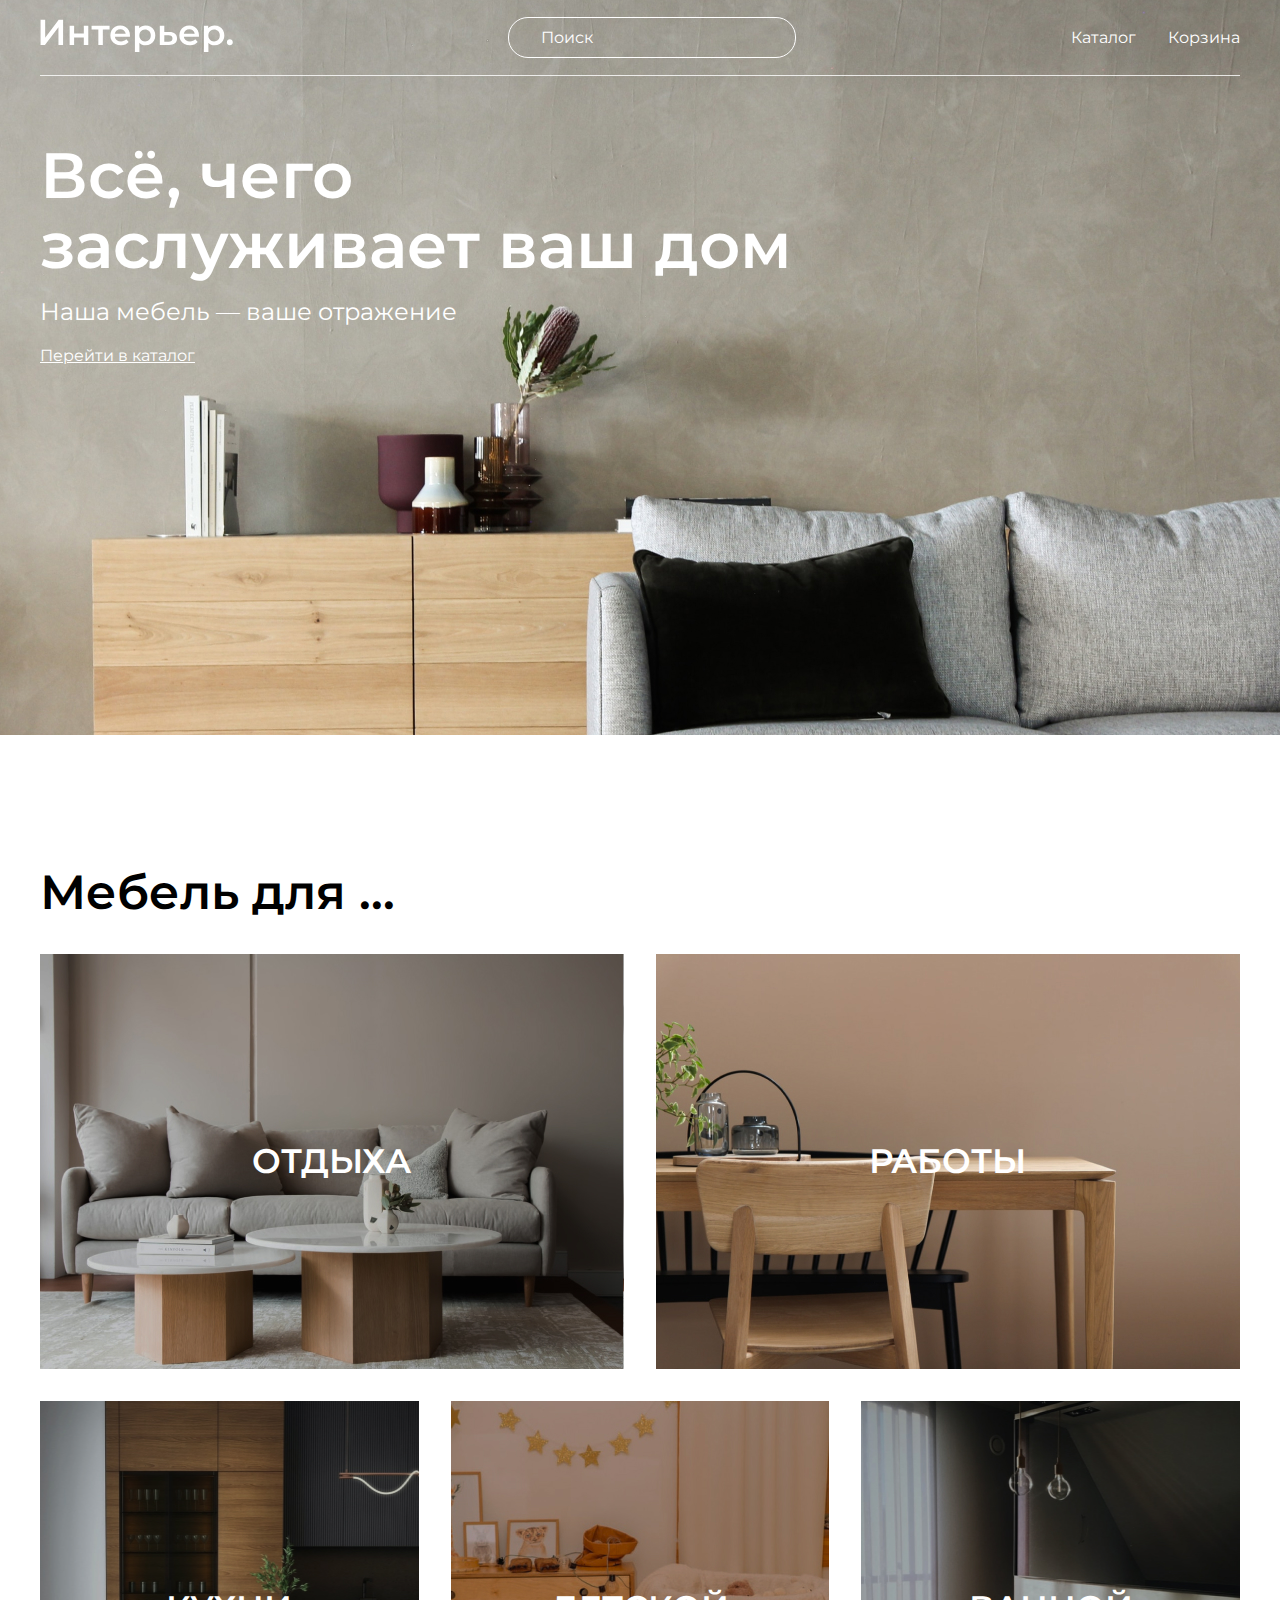
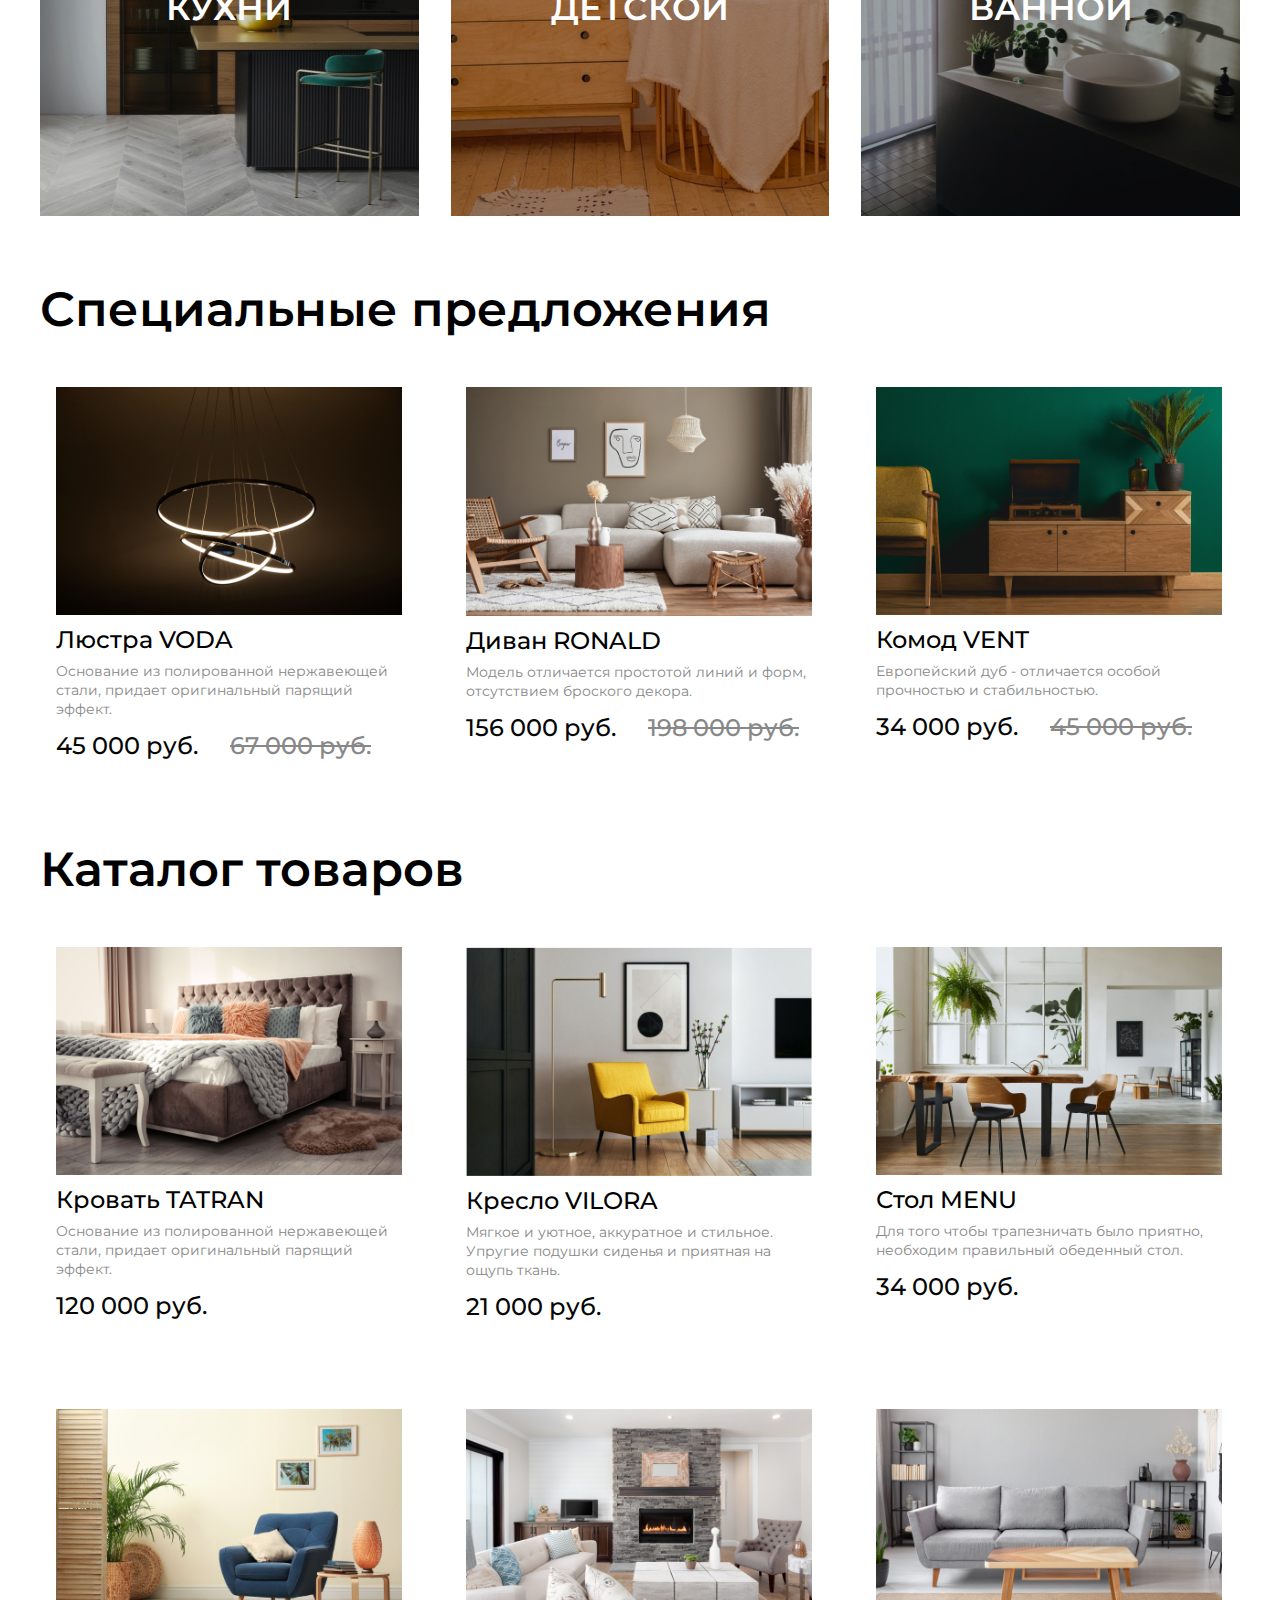
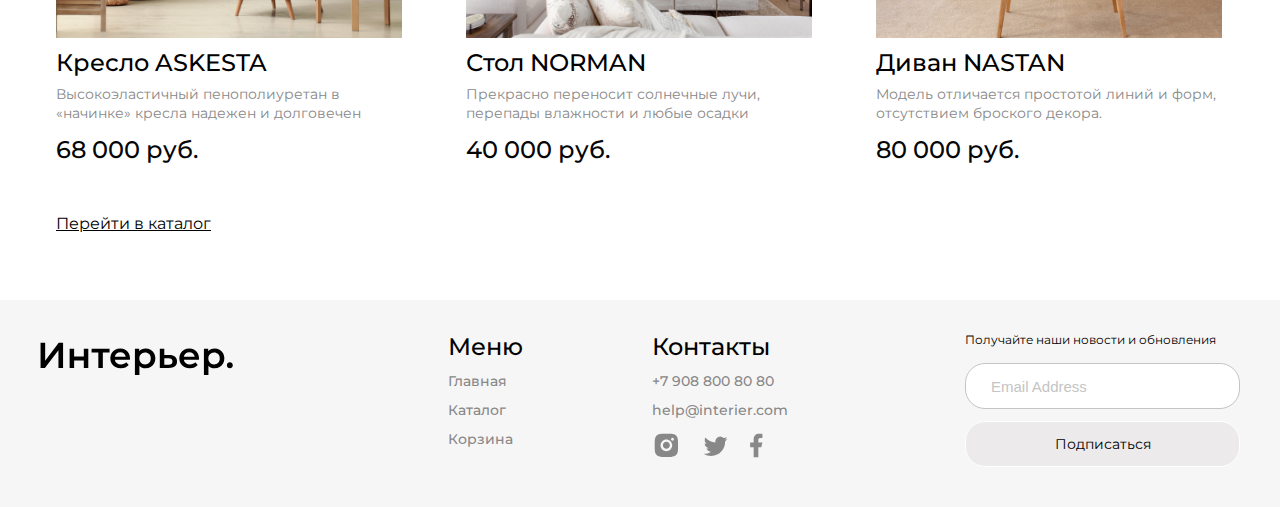
<file: index.html>
<!DOCTYPE html>
<html lang="ru">
  <head>
    <meta charset="UTF-8" />
    <meta http-equiv="X-UA-Compatible" content="IE=edge" />
    <meta name="viewport" content="width=device-width, initial-scale=1.0" />
    <link rel="stylesheet" href="./style.css">
    <title>Главная страница</title>
    <link rel="preconnect" href="https://fonts.googleapis.com"><link rel="preconnect" href="https://fonts.gstatic.com" crossorigin><link href="https://fonts.googleapis.com/css2?family=Montserrat:wght@400;500;600&display=swap" rel="stylesheet">
  </head>
  <body>
    <div class="top center">
        <header class="header">
          <a class="logo" href="./index.html"><img class="logo__img" src="./img/logo.svg" alt="logo" /></a>
          <form action="#">
            <input class="header__input" type="text" placeholder="Поиск" />
          </form>
          <nav class="menu">
            <a class="menu__link" href="catalog.html">Каталог</a>
            <a class="menu__link" href="cart.html">Корзина</a>
          </nav>
          <div class="menu-mobile">
            <a href="#"><svg width="17" height="16" viewBox="0 0 17 16" fill="none" xmlns="http://www.w3.org/2000/svg">
                <path d="M2.7515 1.99141C1.59282 3.14838 0.918906 4.70363 0.867092 6.34023C0.815278 7.97682 1.38946 9.57159 2.47264 10.7995C3.55581 12.0275 5.06645 12.7962 6.69672 12.9491C8.29727 13.0991 9.89485 12.6444 11.1757 11.6766L14.5069 15.0085L14.5069 15.0085C14.5897 15.0914 14.6881 15.1571 14.7963 15.2019C14.9046 15.2468 15.0206 15.2698 15.1377 15.2698C15.2549 15.2698 15.3709 15.2468 15.4791 15.2019C15.5873 15.1571 15.6857 15.0914 15.7685 15.0085C15.8514 14.9257 15.9171 14.8274 15.9619 14.7191C16.0068 14.6109 16.0298 14.4949 16.0298 14.3777C16.0298 14.2606 16.0068 14.1446 15.9619 14.0363C15.9171 13.9281 15.8514 13.8298 15.7685 13.7469L15.7685 13.7469L12.4368 10.416C13.4021 9.13496 13.8547 7.53846 13.7038 5.93943C13.5501 4.31054 12.7816 2.80139 11.5547 1.719C10.3277 0.636623 8.73451 0.0623154 7.09916 0.11292C5.46381 0.163525 3.90917 0.835233 2.7515 1.99141ZM2.7515 1.99141L2.82216 2.06217L2.7515 1.99141ZM10.5895 3.25366C11.0271 3.68416 11.3751 4.19703 11.6135 4.76269C11.8518 5.32835 11.9758 5.93561 11.9783 6.54944C11.9808 7.16327 11.8618 7.77152 11.628 8.3391C11.3943 8.90669 11.0505 9.42238 10.6164 9.85642C10.1824 10.2905 9.66668 10.6343 9.09909 10.868C8.53151 11.1018 7.92326 11.2208 7.30943 11.2183C6.6956 11.2158 6.08834 11.0918 5.52268 10.8535C4.95702 10.6151 4.44415 10.2671 4.01365 9.82954C3.15334 8.95509 2.67341 7.77613 2.6784 6.54944C2.6834 5.32275 3.17291 4.14773 4.04032 3.28033C4.90772 2.41292 6.08274 1.92341 7.30943 1.91841C8.53612 1.91342 9.71508 2.39335 10.5895 3.25366Z" fill="white" stroke="white" stroke-width="0.2"/>
                </svg>                
                </a>
            <a href="catalog.html"><svg width="20" height="21" viewBox="0 0 20 21" fill="none" xmlns="http://www.w3.org/2000/svg">
                <rect x="0.800537" y="0.900024" width="4.57143" height="4.57143" fill="white"/>
                <rect x="0.800537" y="8.21436" width="4.57143" height="4.57143" fill="white"/>
                <rect x="0.800537" y="15.5286" width="4.57143" height="4.57143" fill="white"/>
                <rect x="8.11401" y="8.21436" width="4.57143" height="4.57143" fill="white"/>
                <rect x="8.11401" y="15.5286" width="4.57143" height="4.57143" fill="white"/>
                <rect x="8.11401" y="0.900024" width="4.57143" height="4.57143" fill="white"/>
                <rect x="15.4285" y="8.21436" width="4.57143" height="4.57143" fill="white"/>
                <rect x="15.4285" y="15.5286" width="4.57143" height="4.57143" fill="white"/>
                <rect x="15.4285" y="0.900024" width="4.57143" height="4.57143" fill="white"/>
                </svg>
                </a>
            <a href="cart.html"><svg width="19" height="17" viewBox="0 0 19 17" fill="none" xmlns="http://www.w3.org/2000/svg">
                <path d="M11.5834 16.8333C12.1359 16.8333 12.6658 16.6138 13.0566 16.2231C13.4473 15.8324 13.6667 15.3025 13.6667 14.75C13.6667 14.1974 13.4473 13.6675 13.0566 13.2768C12.6658 12.8861 12.1359 12.6666 11.5834 12.6666C11.0309 12.6666 10.501 12.8861 10.1103 13.2768C9.71957 13.6675 9.50008 14.1974 9.50008 14.75C9.50008 15.3025 9.71957 15.8324 10.1103 16.2231C10.501 16.6138 11.0309 16.8333 11.5834 16.8333ZM4.29174 16.8333C4.84428 16.8333 5.37418 16.6138 5.76488 16.2231C6.15558 15.8324 6.37508 15.3025 6.37508 14.75C6.37508 14.1974 6.15558 13.6675 5.76488 13.2768C5.37418 12.8861 4.84428 12.6666 4.29174 12.6666C3.73921 12.6666 3.20931 12.8861 2.81861 13.2768C2.4279 13.6675 2.20841 14.1974 2.20841 14.75C2.20841 15.3025 2.4279 15.8324 2.81861 16.2231C3.20931 16.6138 3.73921 16.8333 4.29174 16.8333ZM17.873 2.16975C18.133 2.16136 18.3796 2.05217 18.5606 1.86525C18.7416 1.67834 18.8428 1.42836 18.8428 1.16819C18.8428 0.908013 18.7416 0.658037 18.5606 0.471123C18.3796 0.28421 18.133 0.175013 17.873 0.166626H16.674C15.7345 0.166626 14.922 0.818709 14.7178 1.73538L13.4126 7.61246C13.2084 8.52912 12.3959 9.18121 11.4563 9.18121H3.63133L2.12924 3.17079H11.8636C12.1212 3.15904 12.3644 3.04844 12.5425 2.86199C12.7206 2.67555 12.82 2.42761 12.82 2.16975C12.82 1.91189 12.7206 1.66395 12.5425 1.47751C12.3644 1.29106 12.1212 1.18046 11.8636 1.16871H2.12924C1.82473 1.16862 1.5242 1.23796 1.25051 1.37145C0.976816 1.50495 0.737162 1.69909 0.549763 1.93911C0.362364 2.17913 0.232155 2.45872 0.169035 2.75662C0.105913 3.05452 0.111544 3.36289 0.185495 3.65829L1.68758 9.66662C1.79586 10.1002 2.046 10.485 2.39821 10.7601C2.75042 11.0351 3.18447 11.1844 3.63133 11.1843H11.4563C12.368 11.1845 13.2524 10.8736 13.9636 10.3032C14.6748 9.73275 15.1701 8.93681 15.3678 8.04683L16.674 2.16975H17.873Z" fill="white"/>
                </svg>                
            </a>
          </div>
        </header>
        <section class="top__content">
          <h1 class="top__title">Всё, чего<br> заслуживает ваш дом</h1>
          <p class="top__text">Наша мебель — ваше отражение</p>
          <a class="top__link link_underline" href="catalog.html">Перейти в каталог</a>
        </section>
    </div>
    <section class="for center">
        <h2 class="for__title subtitle">Мебель для ...</h2>
        <div class="for__box">
            <div class="for__item for__item_big for__item_1">ОТДЫХА</div>
            <div class="for__item for__item_big for__item_2">РАБОТЫ</div>
            <div class="for__item for__item_3">КУХНИ</div>
            <div class="for__item for__item_4">ДЕТСКОЙ</div>
            <div class="for__item for__item_5">ВАННОЙ</div>
        </div>
    </section>
    <section class="special-offers center">
      <h2 class="special-offers__title subtitle">Специальные предложения</h2>
      <div class="product-content">
        <a href="#">
            <div class="product-card">
                <img class="product__img" src="./img/product_photo/product4.jpg" alt="Voda chandalier" />
                 <p class="product__name" href="#">Люстра VODA</p>
                 <p class="product__text">
                     Основание из полированной нержавеющей стали, придает оригинальный парящий эффект.
                 </p>
                 <div class="product__box-price">
                     <p class="product__price">45 000 руб.</p>
                     <p class="product__price product__price_sale">67 000 руб.</p>
                 </div>
               </div>
        </a>
          <a href="#">
            <div class="product-card">
                <img class="product__img" src="./img/product_photo/product6.jpg" alt="RONALD sofa" />
                <p class="product__name" href="#">Диван RONALD</p>
                <p class="product__text">
                    Модель отличается простотой линий и форм, отсутствием броского декора.
                </p>
                <div class="product__box-price">
                <p class="product__price">156 000 руб.</p>
                <p class="product__price product__price_sale">198 000 руб.</p>
                </div>
              </div>
          </a>
          <a href="#">
            <div class="product-card">
                <img class="product__img" src="./img/product_photo/product9.jpg" alt="VENT commode" />
                <p class="product__name" href="#">Комод VENT</p>
                <p class="product__text">
                    Европейский дуб - отличается особой прочностью и стабильностью.
                </p>
                <div class="product__box-price">
                <p class="product__price">34 000 руб.</p>
                <p class="product__price product__price_sale">45 000 руб.</p>
                </div>
              </div>
          </a>
      </div>
    </section>
    <section class="catalog center">
        <h2 class="subtitle">Каталог товаров</h2>
        <div class="product-content">
            <a href="#">
                <div class="product-card">
                    <img class="product__img" src="./img/product_photo/product2.jpg" alt="TATRAN bed" />
                    <p class="product__name" href="#">Кровать TATRAN</p>
                    <p class="product__text">
                        Основание из полированной нержавеющей стали, придает оригинальный парящий эффект.
                    </p>
                    <p class="product__price">120 000 руб.</p>
                </div>
            </a>
            <a href="#">
                <div class="product-card">
                    <img class="product__img" src="./img/product_photo/product1.jpg" alt="VILORA armchair" />
                    <p class="product__name" href="#">Кресло VILORA</p>
                    <p class="product__text">
                        Мягкое и уютное, аккуратное и стильное. Упругие подушки сиденья и приятная на ощупь ткань. 
                    </p>
                    <p class="product__price">21 000 руб.</p>
                </div>
            </a>
            <a href="#">
                <div class="product-card">
                    <img class="product__img" src="./img/product_photo/product7.jpg" alt="MENU table" />
                    <p class="product__name" href="#">Стол MENU</p>
                    <p class="product__text">
                        Для того чтобы трапезничать было приятно, необходим правильный обеденный стол.
                    </p>
                    <p class="product__price">34 000 руб.</p>
                </div>
            </a>
            <a href="#">
                <div class="product-card">
                    <img class="product__img" src="./img/product_photo/product3.jpg" alt="ASKESTA armchair" />
                    <p class="product__name" href="#">Кресло ASKESTA</p>
                    <p class="product__text">
                        Высокоэластичный пенополиуретан в «начинке» кресла надежен и долговечен
                    </p>
                    <p class="product__price">68 000 руб.</p>
                </div>
            </a>
            <a href="#">
                <div class="product-card">
                    <img class="product__img" src="./img/product_photo/product5.jpg" alt="NORMAN table" />
                    <p class="product__name" href="#">Стол NORMAN</p>
                    <p class="product__text">
                        Прекрасно переносит солнечные лучи, перепады влажности и любые осадки
                    </p>
                    <p class="product__price">40 000 руб.</p>
                </div>
            </a>
            <a href="#">
                <div class="product-card">
                    <img class="product__img" src="./img/product_photo/product8.jpg" alt="NASTAN sofa" />
                    <p class="product__name" href="#">Диван NASTAN</p>
                    <p class="product__text">
                        Модель отличается простотой линий и форм, отсутствием броского декора. 
                    </p>
                    <p class="product__price">80 000 руб.</p>
                </div>
            </a>
        </div>      
    </section>
        <a class="center link_underline catalog__link" href="catalog.html">Перейти в каталог</a>
    <footer class="footer center">
      <a class="logo-link" href="./index.html"><img src="./img/logo_black.svg" alt="logo" /></a>
      <div class="footer__content">
        <div class="footer__info">
            <nav class="footer__menu">
                <p class="footer__heading">Меню</p>
                <a class="footer__link" href="./index.html">Главная</a>
                <a class="footer__link" href="./catalog.html">Каталог</a>
                <a class="footer__link" href="cart.html">Корзина</a>
            </nav>
            <div class="footer__contacts">
                <a class="footer__heading">Контакты</a>
                <a class="footer__link" href="tel:+">+7 908 800 80 80</a>
                <a class="footer__link" href="mailto:">help@interier.com</a>
                <div class="social-icons">
                    <a href="#"><svg class="footer__icon" width="29" height="29" viewBox="0 0 29 29" fill="none" xmlns="http://www.w3.org/2000/svg">
                        <path d="M14.3594 2.63733C17.5292 2.63733 17.9247 2.649 19.1684 2.70733C20.4109 2.76566 21.2567 2.9605 22.001 3.24983C22.771 3.54616 23.4197 3.9475 24.0684 4.595C24.6616 5.17821 25.1207 5.88368 25.4135 6.66233C25.7017 7.4055 25.8977 8.2525 25.956 9.495C26.0109 10.7387 26.026 11.1342 26.026 14.304C26.026 17.4738 26.0144 17.8693 25.956 19.113C25.8977 20.3555 25.7017 21.2013 25.4135 21.9457C25.1215 22.7247 24.6624 23.4304 24.0684 24.013C23.485 24.606 22.7796 25.065 22.001 25.3582C21.2579 25.6463 20.4109 25.8423 19.1684 25.9007C17.9247 25.9555 17.5292 25.9707 14.3594 25.9707C11.1895 25.9707 10.794 25.959 9.55038 25.9007C8.30788 25.8423 7.46204 25.6463 6.71771 25.3582C5.93876 25.0659 5.23316 24.6068 4.65038 24.013C4.05702 23.4299 3.59796 22.7244 3.30521 21.9457C3.01588 21.2025 2.82104 20.3555 2.76271 19.113C2.70788 17.8693 2.69271 17.4738 2.69271 14.304C2.69271 11.1342 2.70438 10.7387 2.76271 9.495C2.82104 8.25133 3.01588 7.40666 3.30521 6.66233C3.59715 5.88321 4.05632 5.17754 4.65038 4.595C5.23333 4.00143 5.93888 3.54235 6.71771 3.24983C7.46204 2.9605 8.30671 2.76566 9.55038 2.70733C10.794 2.6525 11.1895 2.63733 14.3594 2.63733ZM14.3594 8.47066C12.8123 8.47066 11.3286 9.08524 10.2346 10.1792C9.14063 11.2732 8.52604 12.7569 8.52604 14.304C8.52604 15.8511 9.14063 17.3348 10.2346 18.4288C11.3286 19.5227 12.8123 20.1373 14.3594 20.1373C15.9065 20.1373 17.3902 19.5227 18.4842 18.4288C19.5781 17.3348 20.1927 15.8511 20.1927 14.304C20.1927 12.7569 19.5781 11.2732 18.4842 10.1792C17.3902 9.08524 15.9065 8.47066 14.3594 8.47066ZM21.9427 8.179C21.9427 7.79222 21.7891 7.42129 21.5156 7.1478C21.2421 6.87431 20.8712 6.72066 20.4844 6.72066C20.0976 6.72066 19.7267 6.87431 19.4532 7.1478C19.1797 7.42129 19.026 7.79222 19.026 8.179C19.026 8.56577 19.1797 8.9367 19.4532 9.21019C19.7267 9.48368 20.0976 9.63733 20.4844 9.63733C20.8712 9.63733 21.2421 9.48368 21.5156 9.21019C21.7891 8.9367 21.9427 8.56577 21.9427 8.179ZM14.3594 10.804C15.2876 10.804 16.1779 11.1727 16.8343 11.8291C17.4906 12.4855 17.8594 13.3757 17.8594 14.304C17.8594 15.2323 17.4906 16.1225 16.8343 16.7789C16.1779 17.4352 15.2876 17.804 14.3594 17.804C13.4311 17.804 12.5409 17.4352 11.8845 16.7789C11.2281 16.1225 10.8594 15.2323 10.8594 14.304C10.8594 13.3757 11.2281 12.4855 11.8845 11.8291C12.5409 11.1727 13.4311 10.804 14.3594 10.804Z" fill="#888888"/>
                    </svg>           
                    </a>
                    <a href="#"><svg class="footer__icon" width="25" height="20" viewBox="0 0 25 20" fill="none" xmlns="http://www.w3.org/2000/svg">
                        <path d="M24.5117 2.86128C23.6211 3.25525 22.6765 3.514 21.7094 3.62894C22.7288 3.01928 23.4917 2.05979 23.8561 0.929276C22.8994 1.49861 21.8506 1.89761 20.7574 2.11344C20.0231 1.32779 19.0498 0.806733 17.9888 0.631292C16.9279 0.45585 15.8387 0.635849 14.8905 1.1433C13.9424 1.65076 13.1885 2.45724 12.746 3.43737C12.3035 4.4175 12.1973 5.51635 12.4437 6.56311C10.5037 6.46587 8.60579 5.96172 6.87324 5.08338C5.14068 4.20505 3.61222 2.97217 2.38707 1.46478C1.95341 2.20964 1.72551 3.05637 1.72673 3.91828C1.72673 5.60994 2.58773 7.10444 3.89673 7.97944C3.12208 7.95506 2.36447 7.74585 1.68707 7.36928V7.42994C1.6873 8.55659 2.07716 9.6485 2.79056 10.5205C3.50395 11.3925 4.49696 11.991 5.60123 12.2144C4.88212 12.4093 4.12809 12.438 3.39623 12.2984C3.70758 13.2682 4.31441 14.1163 5.13176 14.7241C5.94911 15.3318 6.93605 15.6687 7.9544 15.6876C6.94229 16.4825 5.78344 17.0701 4.54409 17.4168C3.30475 17.7635 2.00922 17.8626 0.731567 17.7083C2.96188 19.1426 5.55818 19.9041 8.2099 19.9016C17.1851 19.9016 22.0932 12.4664 22.0932 6.01828C22.0932 5.80828 22.0874 5.59594 22.0781 5.38828C23.0334 4.69781 23.8579 3.84247 24.5129 2.86244L24.5117 2.86128Z" fill="#888888"/>
                        </svg>
                        </a>
                    <a href="#"><svg class="footer__icon" width="13" height="25" viewBox="0 0 13 25" fill="none" xmlns="http://www.w3.org/2000/svg">
                        <path d="M8.33332 14.2218H11.25L12.4167 9.55518H8.33332V7.22184C8.33332 6.02018 8.33332 4.88851 10.6667 4.88851H12.4167V0.968509C12.0363 0.918343 10.6002 0.805176 9.08349 0.805176C5.91599 0.805176 3.66666 2.73834 3.66666 6.28851V9.55518H0.166656V14.2218H3.66666V24.1385H8.33332V14.2218Z" fill="#888888"/>
                        </svg></a>
                </div>
            </div>
        </div>
        <form class="form" action="#">
          <p class="form__text">Получайте наши новости и обновления</p>
          <input class="form__input" type="email" placeholder="Email Address"/>
          <button class="button " type="submit">Подписаться</button>
        </form>
      </div>
    </footer>
  </body>
</html>
</file>
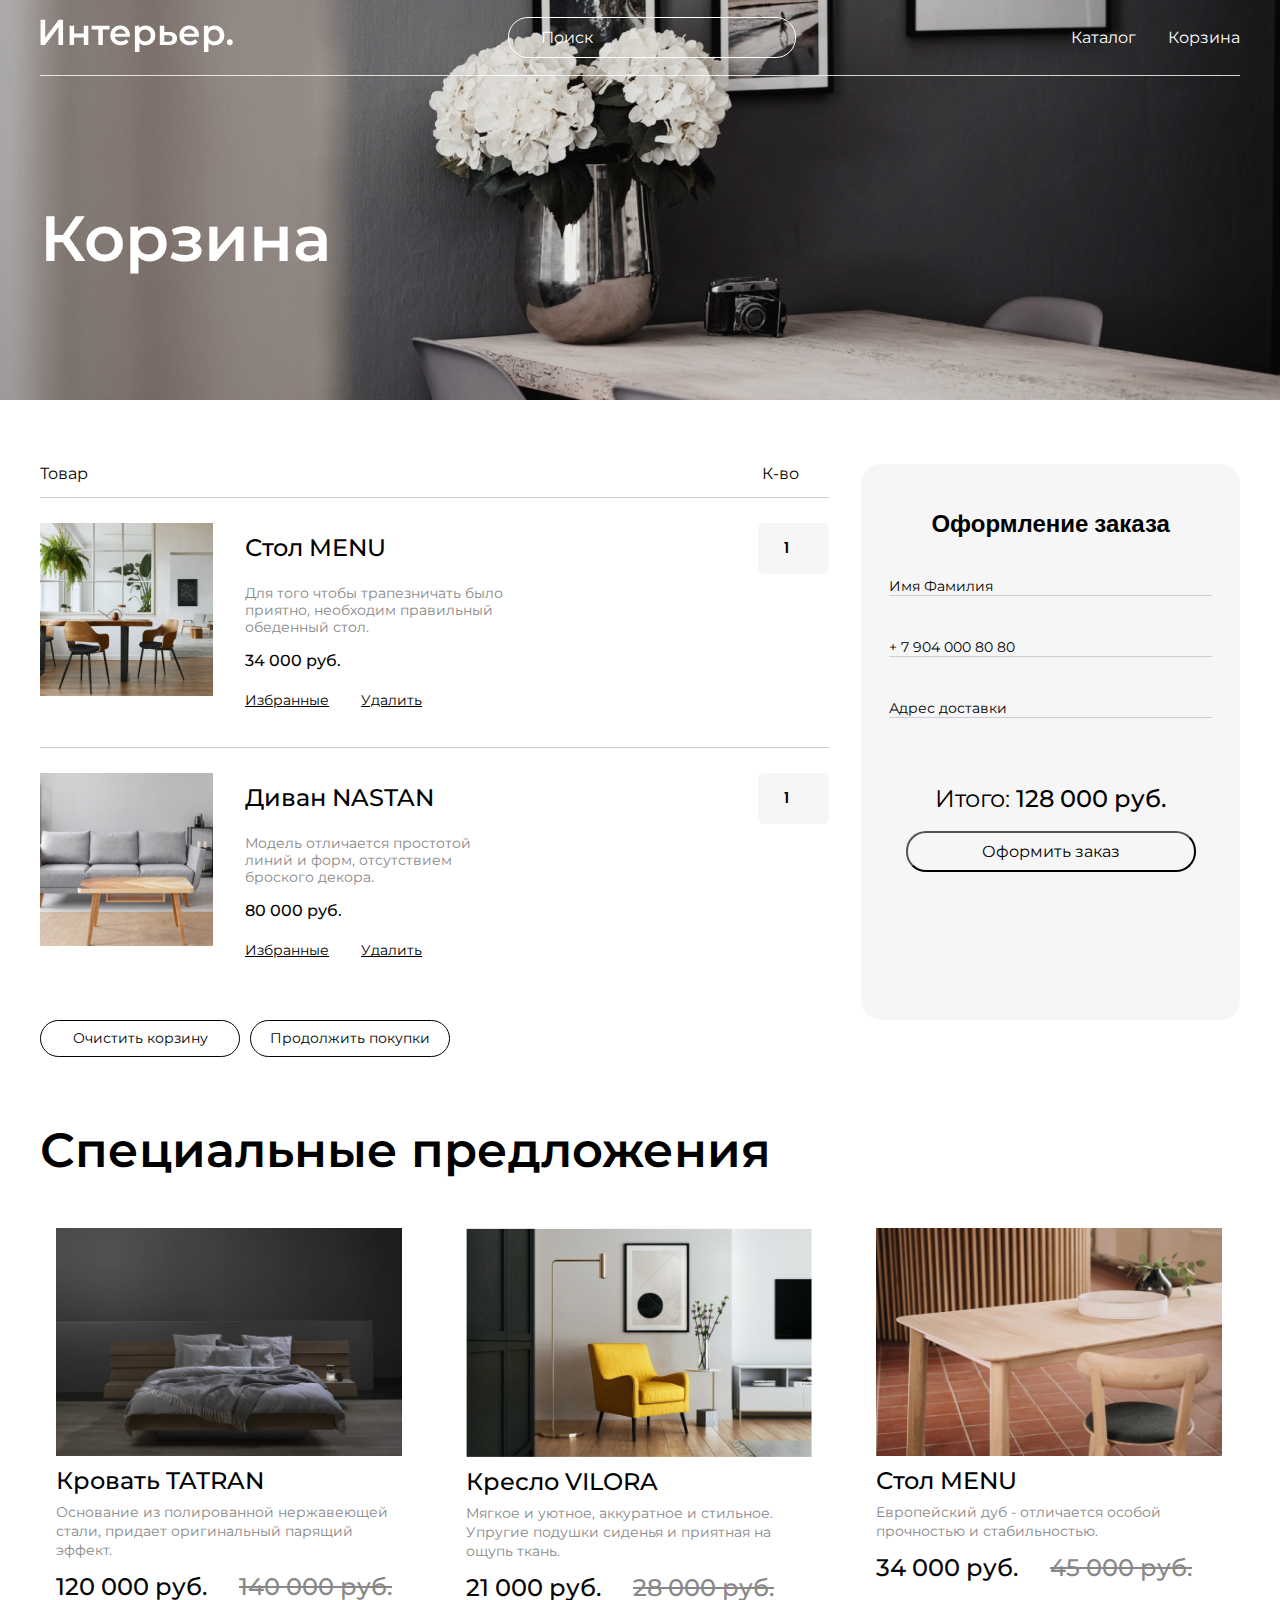
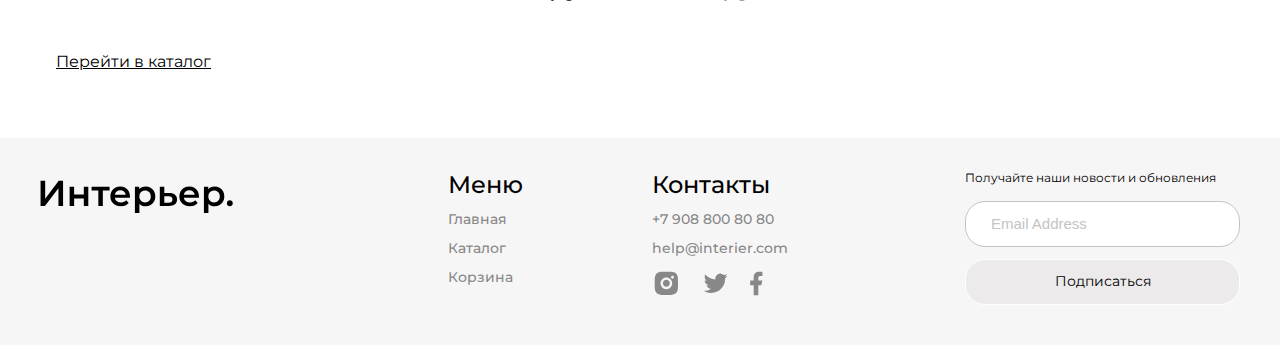
<file: cart.html>
<!DOCTYPE html>
<html lang="ru">
  <head>
    <meta charset="UTF-8" />
    <meta http-equiv="X-UA-Compatible" content="IE=edge" />
    <meta name="viewport" content="width=device-width, initial-scale=1.0" />
    <link rel="stylesheet" href="./style.css">
    <title>Корзина</title>
    <link rel="preconnect" href="https://fonts.googleapis.com"><link rel="preconnect" href="https://fonts.gstatic.com" crossorigin><link href="https://fonts.googleapis.com/css2?family=Montserrat:wght@400;500;600&family=Poppins:wght@600&display=swap" rel="stylesheet">
  </head>
  <body>
    <div class="cart-top center">
        <header class="header">
          <a class="logo" href="./index.html"><img class="logo__img" src="./img/logo.svg" alt="logo" /></a>
          <form action="#">
            <input class="header__input" type="text" placeholder="Поиск" />
          </form>
          <nav class="menu">
            <a class="menu__link" href="catalog.html">Каталог</a>
            <a class="menu__link" href="cart.html">Корзина</a>
        </nav>
        <div class="menu-mobile">
            <a href="#"><svg width="17" height="16" viewBox="0 0 17 16" fill="none" xmlns="http://www.w3.org/2000/svg">
                <path d="M14.5069 15.0085L14.5069 15.0085C14.5897 15.0914 14.6881 15.1571 14.7963 15.2019C14.9046 15.2468 15.0206 15.2698 15.1377 15.2698C15.2549 15.2698 15.3709 15.2468 15.4791 15.2019C15.5873 15.1571 15.6857 15.0914 15.7685 15.0085C15.8514 14.9257 15.9171 14.8274 15.9619 14.7191C16.0068 14.6109 16.0298 14.4949 16.0298 14.3777C16.0298 14.2606 16.0068 14.1446 15.9619 14.0363C15.9171 13.9281 15.8514 13.8298 15.7685 13.7469L15.7685 13.7469L12.4368 10.416C13.4021 9.13496 13.8547 7.53846 13.7038 5.93943C13.5501 4.31054 12.7816 2.80139 11.5547 1.719C10.3277 0.636623 8.73451 0.0623154 7.09916 0.11292C5.46381 0.163525 3.90917 0.835233 2.7515 1.99141C1.59282 3.14838 0.918906 4.70363 0.867092 6.34023C0.815278 7.97682 1.38946 9.57159 2.47264 10.7995C3.55581 12.0275 5.06645 12.7962 6.69672 12.9491C8.29727 13.0991 9.89485 12.6444 11.1757 11.6766L14.5069 15.0085ZM10.5895 3.25366C11.0271 3.68416 11.3751 4.19703 11.6135 4.76269C11.8518 5.32835 11.9758 5.93561 11.9783 6.54944C11.9808 7.16327 11.8618 7.77152 11.628 8.3391C11.3943 8.90669 11.0505 9.42238 10.6164 9.85642C10.1824 10.2905 9.66668 10.6343 9.09909 10.868C8.53151 11.1018 7.92326 11.2208 7.30943 11.2183C6.6956 11.2158 6.08834 11.0918 5.52268 10.8535C4.95702 10.6151 4.44415 10.2671 4.01365 9.82954C3.15334 8.9551 2.67341 7.77613 2.6784 6.54944C2.6834 5.32275 3.17291 4.14773 4.04032 3.28033C4.90772 2.41292 6.08274 1.92341 7.30943 1.91841C8.53612 1.91342 9.71508 2.39335 10.5895 3.25366Z" fill="white" stroke="white" stroke-width="0.2"/>
                </svg>
                </a>
            <a href="catalog.html"><svg width="20" height="21" viewBox="0 0 20 21" fill="none" xmlns="http://www.w3.org/2000/svg">
                <rect x="0.800537" y="0.900024" width="4.57143" height="4.57143" fill="white"/>
                <rect x="0.800537" y="8.21436" width="4.57143" height="4.57143" fill="white"/>
                <rect x="0.800537" y="15.5286" width="4.57143" height="4.57143" fill="white"/>
                <rect x="8.11401" y="8.21436" width="4.57143" height="4.57143" fill="white"/>
                <rect x="8.11401" y="15.5286" width="4.57143" height="4.57143" fill="white"/>
                <rect x="8.11401" y="0.900024" width="4.57143" height="4.57143" fill="white"/>
                <rect x="15.4285" y="8.21436" width="4.57143" height="4.57143" fill="white"/>
                <rect x="15.4285" y="15.5286" width="4.57143" height="4.57143" fill="white"/>
                <rect x="15.4285" y="0.900024" width="4.57143" height="4.57143" fill="white"/>
                </svg>
                </a>
            <a href="cart.html"><svg width="19" height="17" viewBox="0 0 19 17" fill="none" xmlns="http://www.w3.org/2000/svg">
                <path d="M11.5834 16.8333C12.1359 16.8333 12.6658 16.6138 13.0566 16.2231C13.4473 15.8324 13.6667 15.3025 13.6667 14.75C13.6667 14.1974 13.4473 13.6675 13.0566 13.2768C12.6658 12.8861 12.1359 12.6666 11.5834 12.6666C11.0309 12.6666 10.501 12.8861 10.1103 13.2768C9.71957 13.6675 9.50008 14.1974 9.50008 14.75C9.50008 15.3025 9.71957 15.8324 10.1103 16.2231C10.501 16.6138 11.0309 16.8333 11.5834 16.8333ZM4.29174 16.8333C4.84428 16.8333 5.37418 16.6138 5.76488 16.2231C6.15558 15.8324 6.37508 15.3025 6.37508 14.75C6.37508 14.1974 6.15558 13.6675 5.76488 13.2768C5.37418 12.8861 4.84428 12.6666 4.29174 12.6666C3.73921 12.6666 3.20931 12.8861 2.81861 13.2768C2.4279 13.6675 2.20841 14.1974 2.20841 14.75C2.20841 15.3025 2.4279 15.8324 2.81861 16.2231C3.20931 16.6138 3.73921 16.8333 4.29174 16.8333ZM17.873 2.16975C18.133 2.16136 18.3796 2.05217 18.5606 1.86525C18.7416 1.67834 18.8428 1.42836 18.8428 1.16819C18.8428 0.908013 18.7416 0.658037 18.5606 0.471123C18.3796 0.28421 18.133 0.175013 17.873 0.166626H16.674C15.7345 0.166626 14.922 0.818709 14.7178 1.73538L13.4126 7.61246C13.2084 8.52912 12.3959 9.18121 11.4563 9.18121H3.63133L2.12924 3.17079H11.8636C12.1212 3.15904 12.3644 3.04844 12.5425 2.86199C12.7206 2.67555 12.82 2.42761 12.82 2.16975C12.82 1.91189 12.7206 1.66395 12.5425 1.47751C12.3644 1.29106 12.1212 1.18046 11.8636 1.16871H2.12924C1.82473 1.16862 1.5242 1.23796 1.25051 1.37145C0.976816 1.50495 0.737162 1.69909 0.549763 1.93911C0.362364 2.17913 0.232155 2.45872 0.169035 2.75662C0.105913 3.05452 0.111544 3.36289 0.185495 3.65829L1.68758 9.66662C1.79586 10.1002 2.046 10.485 2.39821 10.7601C2.75042 11.0351 3.18447 11.1844 3.63133 11.1843H11.4563C12.368 11.1845 13.2524 10.8736 13.9636 10.3032C14.6748 9.73275 15.1701 8.93681 15.3678 8.04683L16.674 2.16975H17.873Z" fill="white"/>
                </svg>             
            </a>
          </div>
        </header>
          <h1 class="cart-top__title">Корзина</h1>
    </div>
    <section class="cart center">
        <div class="cart__content">
            <div class="cart__name-box">
                <p>Товар</p>
                <p>К-во</p>
            </div>
            <div class="cart__item">
                <div class="cart__left">
                    <img class="cart-img" src="./img/cart_img/cart-1.jpg" alt="table">
                    <div class="cart__info">
                        <a class="product__name" href="#">Стол MENU</a>
                        <p class="cart-text">Для того чтобы трапезничать было приятно, необходим правильный обеденный стол.</p>
                        <p class="cart-price">34 000 руб.</p>
                        <div class="cart__link-box">
                            <a href="#">Избранные</a>
                            <a href="#">Удалить</a>
                        </div>
                </div>             
                </div>
                <input class="cart__number" type="number" min="1" value="1">
            </div>
            <div class="cart__item">
                <div class="cart__left">
                    <img class="cart-img" src="./img/cart_img/cart-2.jpg" alt="table">
                    <div class="cart__info">
                        <a class="product__name" href="#">Диван NASTAN</a>
                        <p class="cart-text">Модель отличается простотой линий и форм, отсутствием броского декора.</p>
                        <p class="cart-price">80 000 руб.</p>
                        <div class="cart__link-box">
                            <a href="#">Избранные</a>
                            <a href="#">Удалить</a>
                        </div>
                </div>             
                </div>
                <input class="cart__number" type="number" min="1" value="1">
            </div>
            <div class="cart__buttons-box">
                <button class="cart__button">Очистить корзину</button>
                <button class="cart__button cart__button_colored">Продолжить покупки</button>
            </div>
        </div>
<form action="#" class="cart__form">
    <h3 class="cart__form-title .shake-horizontal">Оформление заказа</h3>
    <input class="cart__form-input" type="text" placeholder="Имя Фамилия" name="yourName" id="yourName">
    <input class="cart__form-input" type="tel" placeholder="+ 7 904 000 80 80" name="tel">
    <input class="cart__form-input" type="text" placeholder="Адрес доставки" name="adress" id="adress">
    <p>Итого: <span>128 000 руб.</span></p>
    <button class="cart__form-button" type="submit">Оформить заказ</button>
</form>
</section>
    <section class="special-offers center">
      <h2 class="special-offers__title subtitle">Специальные предложения</h2>
      <div class="product-content">
        <a href="#">
            <div class="product-card">
                <img src="./img/catalog_img/catalog-1.jpg" alt="bed" />
                <p class="product__name" href="#">Кровать TATRAN</p>
                        <p class="product__text">
                            Основание из полированной нержавеющей стали, придает оригинальный парящий эффект.
                        </p>
                        <div class="product__box-price">
                            <p class="product__price">120 000 руб.</p>
                            <p class="product__price product__price_sale">140 000 руб.</p>
                        </div>
            </div>
        </a>
        <a href="#">
            <div class="product-card">
                <img src="./img/product_photo/product1.jpg" alt="Vilora armchair" />
                <p class="product__name" href="#">Кресло VILORA</p>
                <p class="product__text">
                  Мягкое и уютное, аккуратное и стильное. Упругие подушки сиденья и
                  приятная на ощупь ткань.
                </p>
                <div class="product__box-price">
                    <p class="product__price">21 000 руб.</p>
                    <p class="product__price product__price_sale">28 000 руб.</p>
                </div>
            </div>
        </a>
        <a href="#">
            <div class="product-card">
                <img src="./img/catalog_img/catalog-3.jpg" alt="table" />
                <p class="product__name" href="#">Стол MENU</p>
                        <p class="product__text">
                            Европейский дуб - отличается особой прочностью и стабильностью.
                        </p>
                        <div class="product__box-price">
                            <p class="product__price">34 000 руб.</p>
                            <p class="product__price product__price_sale">45 000 руб.</p>
                        </div>
            </div>
        </a>
      </div>
    </section>
        <a class="center link_underline catalog__link catalog__link-hidden" href="catalog.html">Перейти в каталог</a>
        <a class="center link_underline catalog__link-mobile" href="catalog.html">Показать еще</a>
    <footer class="footer center">
      <a class="logo-link" href="./index.html"><img src="./img/logo_black.svg" alt="logo" /></a>
      <div class="footer__content">
        <div class="footer__info">
            <nav class="footer__menu">
                <h4 class="footer__heading">Меню</h4>
                <a class="footer__link" href="./index.html">Главная</a>
                <a class="footer__link" href="./catalog.html">Каталог</a>
                <a class="footer__link" href="cart.html">Корзина</a>
            </nav>
            <div class="footer__contacts">
                <h4 class="footer__heading">Контакты</h4>
                <a class="footer__link" href="tel:+79088008080">+7 908 800 80 80</a>
                <a class="footer__link" href="mailto:help@interier.com">help@interier.com</a>
                <div class="social-icons">
                    <a href="#"><svg class="footer__icon" width="29" height="29" viewBox="0 0 29 29" fill="none" xmlns="http://www.w3.org/2000/svg">
                        <path d="M14.3594 2.63733C17.5292 2.63733 17.9247 2.649 19.1684 2.70733C20.4109 2.76566 21.2567 2.9605 22.001 3.24983C22.771 3.54616 23.4197 3.9475 24.0684 4.595C24.6616 5.17821 25.1207 5.88368 25.4135 6.66233C25.7017 7.4055 25.8977 8.2525 25.956 9.495C26.0109 10.7387 26.026 11.1342 26.026 14.304C26.026 17.4738 26.0144 17.8693 25.956 19.113C25.8977 20.3555 25.7017 21.2013 25.4135 21.9457C25.1215 22.7247 24.6624 23.4304 24.0684 24.013C23.485 24.606 22.7796 25.065 22.001 25.3582C21.2579 25.6463 20.4109 25.8423 19.1684 25.9007C17.9247 25.9555 17.5292 25.9707 14.3594 25.9707C11.1895 25.9707 10.794 25.959 9.55038 25.9007C8.30788 25.8423 7.46204 25.6463 6.71771 25.3582C5.93876 25.0659 5.23316 24.6068 4.65038 24.013C4.05702 23.4299 3.59796 22.7244 3.30521 21.9457C3.01588 21.2025 2.82104 20.3555 2.76271 19.113C2.70788 17.8693 2.69271 17.4738 2.69271 14.304C2.69271 11.1342 2.70438 10.7387 2.76271 9.495C2.82104 8.25133 3.01588 7.40666 3.30521 6.66233C3.59715 5.88321 4.05632 5.17754 4.65038 4.595C5.23333 4.00143 5.93888 3.54235 6.71771 3.24983C7.46204 2.9605 8.30671 2.76566 9.55038 2.70733C10.794 2.6525 11.1895 2.63733 14.3594 2.63733ZM14.3594 8.47066C12.8123 8.47066 11.3286 9.08524 10.2346 10.1792C9.14063 11.2732 8.52604 12.7569 8.52604 14.304C8.52604 15.8511 9.14063 17.3348 10.2346 18.4288C11.3286 19.5227 12.8123 20.1373 14.3594 20.1373C15.9065 20.1373 17.3902 19.5227 18.4842 18.4288C19.5781 17.3348 20.1927 15.8511 20.1927 14.304C20.1927 12.7569 19.5781 11.2732 18.4842 10.1792C17.3902 9.08524 15.9065 8.47066 14.3594 8.47066ZM21.9427 8.179C21.9427 7.79222 21.7891 7.42129 21.5156 7.1478C21.2421 6.87431 20.8712 6.72066 20.4844 6.72066C20.0976 6.72066 19.7267 6.87431 19.4532 7.1478C19.1797 7.42129 19.026 7.79222 19.026 8.179C19.026 8.56577 19.1797 8.9367 19.4532 9.21019C19.7267 9.48368 20.0976 9.63733 20.4844 9.63733C20.8712 9.63733 21.2421 9.48368 21.5156 9.21019C21.7891 8.9367 21.9427 8.56577 21.9427 8.179ZM14.3594 10.804C15.2876 10.804 16.1779 11.1727 16.8343 11.8291C17.4906 12.4855 17.8594 13.3757 17.8594 14.304C17.8594 15.2323 17.4906 16.1225 16.8343 16.7789C16.1779 17.4352 15.2876 17.804 14.3594 17.804C13.4311 17.804 12.5409 17.4352 11.8845 16.7789C11.2281 16.1225 10.8594 15.2323 10.8594 14.304C10.8594 13.3757 11.2281 12.4855 11.8845 11.8291C12.5409 11.1727 13.4311 10.804 14.3594 10.804Z" fill="#888888"/>
                    </svg>           
                    </a>
                    <a href="#"><svg class="footer__icon" width="25" height="20" viewBox="0 0 25 20" fill="none" xmlns="http://www.w3.org/2000/svg">
                        <path d="M24.5117 2.86128C23.6211 3.25525 22.6765 3.514 21.7094 3.62894C22.7288 3.01928 23.4917 2.05979 23.8561 0.929276C22.8994 1.49861 21.8506 1.89761 20.7574 2.11344C20.0231 1.32779 19.0498 0.806733 17.9888 0.631292C16.9279 0.45585 15.8387 0.635849 14.8905 1.1433C13.9424 1.65076 13.1885 2.45724 12.746 3.43737C12.3035 4.4175 12.1973 5.51635 12.4437 6.56311C10.5037 6.46587 8.60579 5.96172 6.87324 5.08338C5.14068 4.20505 3.61222 2.97217 2.38707 1.46478C1.95341 2.20964 1.72551 3.05637 1.72673 3.91828C1.72673 5.60994 2.58773 7.10444 3.89673 7.97944C3.12208 7.95506 2.36447 7.74585 1.68707 7.36928V7.42994C1.6873 8.55659 2.07716 9.6485 2.79056 10.5205C3.50395 11.3925 4.49696 11.991 5.60123 12.2144C4.88212 12.4093 4.12809 12.438 3.39623 12.2984C3.70758 13.2682 4.31441 14.1163 5.13176 14.7241C5.94911 15.3318 6.93605 15.6687 7.9544 15.6876C6.94229 16.4825 5.78344 17.0701 4.54409 17.4168C3.30475 17.7635 2.00922 17.8626 0.731567 17.7083C2.96188 19.1426 5.55818 19.9041 8.2099 19.9016C17.1851 19.9016 22.0932 12.4664 22.0932 6.01828C22.0932 5.80828 22.0874 5.59594 22.0781 5.38828C23.0334 4.69781 23.8579 3.84247 24.5129 2.86244L24.5117 2.86128Z" fill="#888888"/>
                        </svg>
                        </a>
                    <a href="#"><svg class="footer__icon" width="13" height="25" viewBox="0 0 13 25" fill="none" xmlns="http://www.w3.org/2000/svg">
                        <path d="M8.33332 14.2218H11.25L12.4167 9.55518H8.33332V7.22184C8.33332 6.02018 8.33332 4.88851 10.6667 4.88851H12.4167V0.968509C12.0363 0.918343 10.6002 0.805176 9.08349 0.805176C5.91599 0.805176 3.66666 2.73834 3.66666 6.28851V9.55518H0.166656V14.2218H3.66666V24.1385H8.33332V14.2218Z" fill="#888888"/>
                        </svg></a>
                </div>
            </div>
        </div>
        <form class="form" action="#">
          <p class="form__text">Получайте наши новости и обновления</p>
          <input class="form__input" type="email" placeholder="Email Address"/>
          <button class="button " type="submit">Подписаться</button>
        </form>
      </div>
    </footer>
  </body>
</html>
</file>
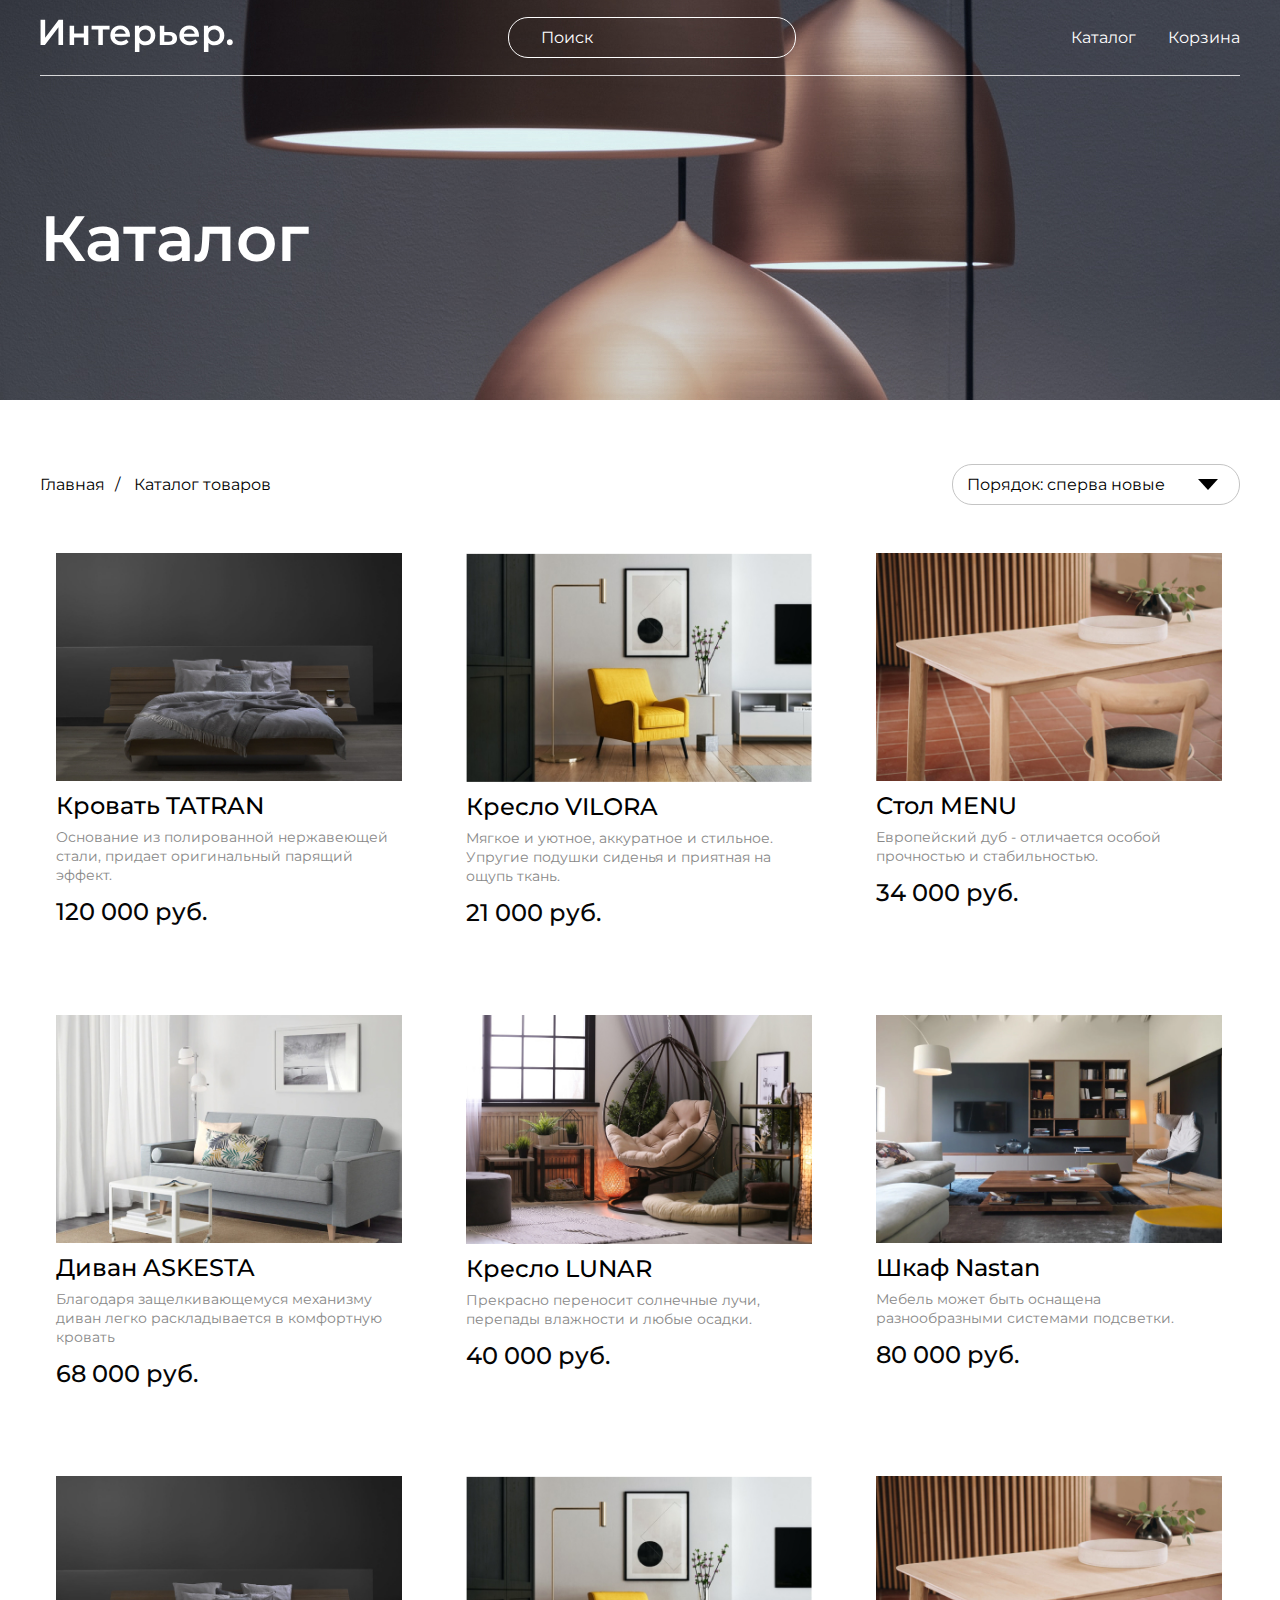
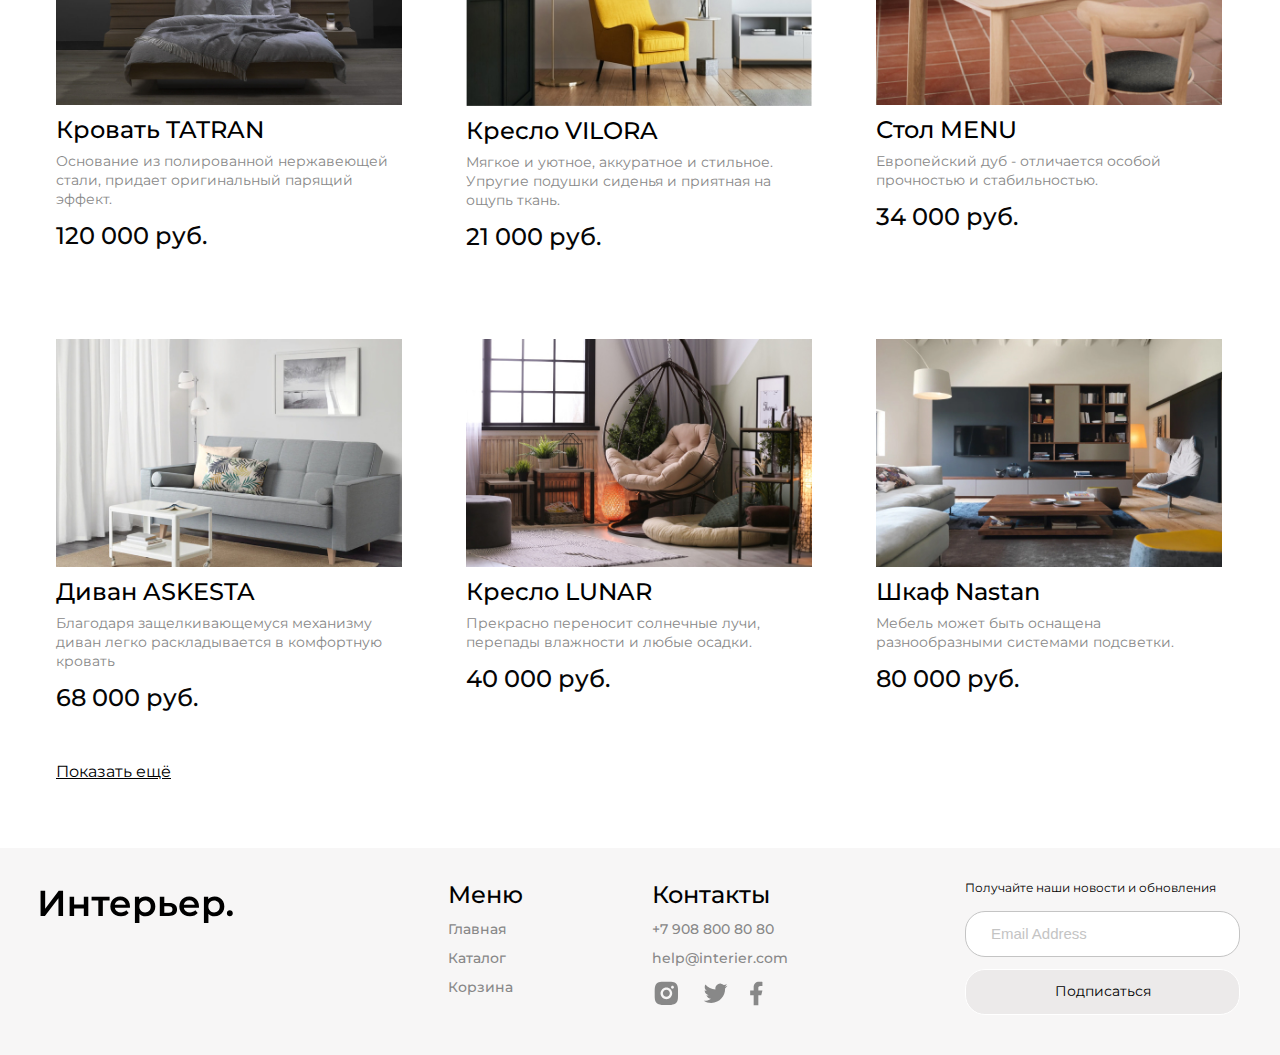
<file: catalog.html>
<!DOCTYPE html>
<html lang="ru">
  <head>
    <meta charset="UTF-8" />
    <meta http-equiv="X-UA-Compatible" content="IE=edge" />
    <meta name="viewport" content="width=device-width, initial-scale=1.0" />
    <link rel="stylesheet" href="./style.css">
    <link rel="preconnect" href="https://fonts.googleapis.com"><link rel="preconnect" href="https://fonts.gstatic.com" crossorigin><link href="https://fonts.googleapis.com/css2?family=Inika:wght@400;700&family=Montserrat:wght@400;500;600;700&display=swap" rel="stylesheet">
    <title>Каталог</title>
  </head>
  <body>
    <div class="catalog-top center">
        <header class="header">
            <a class="logo" href="./index.html"><img class="logo__img" src="./img/logo.svg" alt="logo" /></a>
            <form action="#">
              <input class="header__input" type="text" placeholder="Поиск" />
            </form>
            <nav class="menu">
              <a class="menu__link" href="catalog.html">Каталог</a>
              <a class="menu__link" href="cart.html">Корзина</a>
          </nav>
          <div class="menu-mobile">
            <a href="#"><svg width="17" height="16" viewBox="0 0 17 16" fill="none" xmlns="http://www.w3.org/2000/svg">
                <path d="M14.5069 15.0085L14.5069 15.0085C14.5897 15.0914 14.6881 15.1571 14.7963 15.2019C14.9046 15.2468 15.0206 15.2698 15.1377 15.2698C15.2549 15.2698 15.3709 15.2468 15.4791 15.2019C15.5873 15.1571 15.6857 15.0914 15.7685 15.0085C15.8514 14.9257 15.9171 14.8274 15.9619 14.7191C16.0068 14.6109 16.0298 14.4949 16.0298 14.3777C16.0298 14.2606 16.0068 14.1446 15.9619 14.0363C15.9171 13.9281 15.8514 13.8298 15.7685 13.7469L15.7685 13.7469L12.4368 10.416C13.4021 9.13496 13.8547 7.53846 13.7038 5.93943C13.5501 4.31054 12.7816 2.80139 11.5547 1.719C10.3277 0.636623 8.73451 0.0623154 7.09916 0.11292C5.46381 0.163525 3.90917 0.835233 2.7515 1.99141C1.59282 3.14838 0.918906 4.70363 0.867092 6.34023C0.815278 7.97682 1.38946 9.57159 2.47264 10.7995C3.55581 12.0275 5.06645 12.7962 6.69672 12.9491C8.29727 13.0991 9.89485 12.6444 11.1757 11.6766L14.5069 15.0085ZM10.5895 3.25366C11.0271 3.68416 11.3751 4.19703 11.6135 4.76269C11.8518 5.32835 11.9758 5.93561 11.9783 6.54944C11.9808 7.16327 11.8618 7.77152 11.628 8.3391C11.3943 8.90669 11.0505 9.42238 10.6164 9.85642C10.1824 10.2905 9.66668 10.6343 9.09909 10.868C8.53151 11.1018 7.92326 11.2208 7.30943 11.2183C6.6956 11.2158 6.08834 11.0918 5.52268 10.8535C4.95702 10.6151 4.44415 10.2671 4.01365 9.82954C3.15334 8.9551 2.67341 7.77613 2.6784 6.54944C2.6834 5.32275 3.17291 4.14773 4.04032 3.28033C4.90772 2.41292 6.08274 1.92341 7.30943 1.91841C8.53612 1.91342 9.71508 2.39335 10.5895 3.25366Z" fill="white" stroke="white" stroke-width="0.2"/>
                </svg>
                </a>
            <a href="catalog.html"><svg width="20" height="21" viewBox="0 0 20 21" fill="none" xmlns="http://www.w3.org/2000/svg">
                <rect x="0.800537" y="0.900024" width="4.57143" height="4.57143" fill="white"/>
                <rect x="0.800537" y="8.21436" width="4.57143" height="4.57143" fill="white"/>
                <rect x="0.800537" y="15.5286" width="4.57143" height="4.57143" fill="white"/>
                <rect x="8.11401" y="8.21436" width="4.57143" height="4.57143" fill="white"/>
                <rect x="8.11401" y="15.5286" width="4.57143" height="4.57143" fill="white"/>
                <rect x="8.11401" y="0.900024" width="4.57143" height="4.57143" fill="white"/>
                <rect x="15.4285" y="8.21436" width="4.57143" height="4.57143" fill="white"/>
                <rect x="15.4285" y="15.5286" width="4.57143" height="4.57143" fill="white"/>
                <rect x="15.4285" y="0.900024" width="4.57143" height="4.57143" fill="white"/>
                </svg>
                </a>
            <a href="cart.html"><svg width="19" height="17" viewBox="0 0 19 17" fill="none" xmlns="http://www.w3.org/2000/svg">
                <path d="M11.5834 16.8333C12.1359 16.8333 12.6658 16.6138 13.0566 16.2231C13.4473 15.8324 13.6667 15.3025 13.6667 14.75C13.6667 14.1974 13.4473 13.6675 13.0566 13.2768C12.6658 12.8861 12.1359 12.6666 11.5834 12.6666C11.0309 12.6666 10.501 12.8861 10.1103 13.2768C9.71957 13.6675 9.50008 14.1974 9.50008 14.75C9.50008 15.3025 9.71957 15.8324 10.1103 16.2231C10.501 16.6138 11.0309 16.8333 11.5834 16.8333ZM4.29174 16.8333C4.84428 16.8333 5.37418 16.6138 5.76488 16.2231C6.15558 15.8324 6.37508 15.3025 6.37508 14.75C6.37508 14.1974 6.15558 13.6675 5.76488 13.2768C5.37418 12.8861 4.84428 12.6666 4.29174 12.6666C3.73921 12.6666 3.20931 12.8861 2.81861 13.2768C2.4279 13.6675 2.20841 14.1974 2.20841 14.75C2.20841 15.3025 2.4279 15.8324 2.81861 16.2231C3.20931 16.6138 3.73921 16.8333 4.29174 16.8333ZM17.873 2.16975C18.133 2.16136 18.3796 2.05217 18.5606 1.86525C18.7416 1.67834 18.8428 1.42836 18.8428 1.16819C18.8428 0.908013 18.7416 0.658037 18.5606 0.471123C18.3796 0.28421 18.133 0.175013 17.873 0.166626H16.674C15.7345 0.166626 14.922 0.818709 14.7178 1.73538L13.4126 7.61246C13.2084 8.52912 12.3959 9.18121 11.4563 9.18121H3.63133L2.12924 3.17079H11.8636C12.1212 3.15904 12.3644 3.04844 12.5425 2.86199C12.7206 2.67555 12.82 2.42761 12.82 2.16975C12.82 1.91189 12.7206 1.66395 12.5425 1.47751C12.3644 1.29106 12.1212 1.18046 11.8636 1.16871H2.12924C1.82473 1.16862 1.5242 1.23796 1.25051 1.37145C0.976816 1.50495 0.737162 1.69909 0.549763 1.93911C0.362364 2.17913 0.232155 2.45872 0.169035 2.75662C0.105913 3.05452 0.111544 3.36289 0.185495 3.65829L1.68758 9.66662C1.79586 10.1002 2.046 10.485 2.39821 10.7601C2.75042 11.0351 3.18447 11.1844 3.63133 11.1843H11.4563C12.368 11.1845 13.2524 10.8736 13.9636 10.3032C14.6748 9.73275 15.1701 8.93681 15.3678 8.04683L16.674 2.16975H17.873Z" fill="white"/>
                </svg>
                
            </a>
          </div>
          </header>
          <h1 class="catalog-top__title">Каталог</h1>
        </div>    
    <div class="catalog-2 center">
        <div class="nav-box">
                <ul class="breadcrumb">
                    <li><a class="breadcrumb__link" href="index.html">Главная</a></li>
                    <li><a class="breadcrumb__link" href="#">Каталог товаров</a></li>
                </ul>
            <div class="select">
                <select class="catalog__select">
                    <option value="">Порядок: сперва новые</option>
                    <option value="">Порядок: сперва дешевые</option>
                    <option value="">Порядок: сперва дорогие</option>
                </select>
            </div>
        </div>
<div class="product-content">
    <a href="#">
        <div class="product-card">
            <img src="./img/catalog_img/catalog-1.jpg" alt="bed" />
            <p class="product__name" href="#">Кровать TATRAN</p>
                    <p class="product__text">
                        Основание из полированной нержавеющей стали, придает оригинальный парящий эффект.
                    </p>
                    <p class="product__price">120 000 руб.</p>
        </div>
    </a> 
    <a href="#">
        <div class="product-card">
            <img src="./img/product_photo/product1.jpg" alt="Vilora armchair" />
            <p class="product__name">Кресло VILORA</p>
            <p class="product__text">
              Мягкое и уютное, аккуратное и стильное. Упругие подушки сиденья и
              приятная на ощупь ткань.
            </p>
            <p class="product__price">21 000 руб.</p>
        </div>
    </a>
    
    <a href="#">
        <div class="product-card">
            <img src="./img/catalog_img/catalog-3.jpg" alt="table" />
            <p class="product__name" href="#">Стол MENU</p>
                    <p class="product__text">
                        Европейский дуб - отличается особой прочностью и стабильностью.
                    </p>
                    <p class="product__price">34 000 руб.</p>
        </div>
    </a>
    
    <a href="#">
        <div class="product-card">
            <img src="./img/catalog_img/catalog-4.jpg" alt="sofa" />
            <p class="product__name" href="#">Диван ASKESTA</p>
                    <p class="product__text">
                        Благодаря защелкивающемуся механизму диван легко раскладывается в комфортную кровать
                    </p>
                    <p class="product__price">68 000 руб.</p>
        </div>
    </a>
    
    <a href="#">
        <div class="product-card">
            <img src="./img/catalog_img/catalog-5.jpg" alt="bed" />
            <p class="product__name" href="#">Кресло LUNAR</p>
                    <p class="product__text">
                        Прекрасно переносит солнечные лучи, перепады влажности и любые осадки.
                    </p>
                    <p class="product__price">40 000 руб.</p>
        </div>
    </a>
    
    <a href="#">
        <div class="product-card">
            <img src="./img/catalog_img/catalog-6.jpg" alt="bed" />
            <p class="product__name" href="#">Шкаф Nastan</p>
                    <p class="product__text">
                        Мебель может быть оснащена разнообразными системами подсветки.
                    </p>
                    <p class="product__price">80 000 руб.</p>
        </div>
    </a>
    
    <a href="#">
        <div class="product-card">
            <img src="./img/catalog_img/catalog-1.jpg" alt="bed" />
            <p class="product__name" href="#">Кровать TATRAN</p>
                    <p class="product__text">
                        Основание из полированной нержавеющей стали, придает оригинальный парящий эффект.
                    </p>
                    <p class="product__price">120 000 руб.</p>
        </div>
    </a>
    
    <a href="#">
        <div class="product-card">
            <img src="./img/product_photo/product1.jpg" alt="Vilora armchair" />
            <p class="product__name">Кресло VILORA</p>
            <p class="product__text">
              Мягкое и уютное, аккуратное и стильное. Упругие подушки сиденья и
              приятная на ощупь ткань.
            </p>
            <p class="product__price">21 000 руб.</p>
        </div>
    </a>
    
    <a href="#">
        <div class="product-card">
            <img src="./img/catalog_img/catalog-3.jpg" alt="table" />
            <p class="product__name" href="#">Стол MENU</p>
                    <p class="product__text">
                        Европейский дуб - отличается особой прочностью и стабильностью.
                    </p>
                    <p class="product__price">34 000 руб.</p>
        </div>
    </a>
    
    <a href="#">
        <div class="product-card">
            <img src="./img/catalog_img/catalog-4.jpg" alt="sofa" />
            <p class="product__name" href="#">Диван ASKESTA</p>
                    <p class="product__text">
                        Благодаря защелкивающемуся механизму диван легко раскладывается в комфортную кровать
                    </p>
                    <p class="product__price">68 000 руб.</p>
        </div>
    </a>
    
    <a href="#">
        <div class="product-card">
            <img src="./img/catalog_img/catalog-5.jpg" alt="bed" />
            <p class="product__name" href="#">Кресло LUNAR</p>
                    <p class="product__text">
                        Прекрасно переносит солнечные лучи, перепады влажности и любые осадки.
                    </p>
                    <p class="product__price">40 000 руб.</p>
        </div>
    </a>
    
    <a href="#">
        <div class="product-card">
            <img src="./img/catalog_img/catalog-6.jpg" alt="bed" />
            <p class="product__name" href="#">Шкаф Nastan</p>
                    <p class="product__text">
                        Мебель может быть оснащена разнообразными системами подсветки.
                    </p>
                    <p class="product__price">80 000 руб.</p>
        </div>
    </a>
    
</div>      
    </div>
    <a class="center link_underline catalog__link" href="#">Показать ещё</a>
    <footer class="footer center">
        <a class="logo-link" href="./index.html"><img src="./img/logo_black.svg" alt="logo" /></a>
        <div class="footer__content">
          <div class="footer__info">
              <nav class="footer__menu">
                  <a class="footer__heading">Меню</a>
                  <a class="footer__link" href="./index.html">Главная</a>
                  <a class="footer__link" href="./catalog.html">Каталог</a>
                  <a class="footer__link" href="cart.html">Корзина</a>
              </nav>
              <div class="footer__contacts">
                  <a class="footer__heading">Контакты</a>
                  <a class="footer__link" href="tel:+">+7 908 800 80 80</a>
                  <a class="footer__link" href="mailto:">help@interier.com</a>
                  <div class="social-icons">
                    <a href="#"><svg class="footer__icon" width="29" height="29" viewBox="0 0 29 29" fill="none" xmlns="http://www.w3.org/2000/svg">
                        <path d="M14.3594 2.63733C17.5292 2.63733 17.9247 2.649 19.1684 2.70733C20.4109 2.76566 21.2567 2.9605 22.001 3.24983C22.771 3.54616 23.4197 3.9475 24.0684 4.595C24.6616 5.17821 25.1207 5.88368 25.4135 6.66233C25.7017 7.4055 25.8977 8.2525 25.956 9.495C26.0109 10.7387 26.026 11.1342 26.026 14.304C26.026 17.4738 26.0144 17.8693 25.956 19.113C25.8977 20.3555 25.7017 21.2013 25.4135 21.9457C25.1215 22.7247 24.6624 23.4304 24.0684 24.013C23.485 24.606 22.7796 25.065 22.001 25.3582C21.2579 25.6463 20.4109 25.8423 19.1684 25.9007C17.9247 25.9555 17.5292 25.9707 14.3594 25.9707C11.1895 25.9707 10.794 25.959 9.55038 25.9007C8.30788 25.8423 7.46204 25.6463 6.71771 25.3582C5.93876 25.0659 5.23316 24.6068 4.65038 24.013C4.05702 23.4299 3.59796 22.7244 3.30521 21.9457C3.01588 21.2025 2.82104 20.3555 2.76271 19.113C2.70788 17.8693 2.69271 17.4738 2.69271 14.304C2.69271 11.1342 2.70438 10.7387 2.76271 9.495C2.82104 8.25133 3.01588 7.40666 3.30521 6.66233C3.59715 5.88321 4.05632 5.17754 4.65038 4.595C5.23333 4.00143 5.93888 3.54235 6.71771 3.24983C7.46204 2.9605 8.30671 2.76566 9.55038 2.70733C10.794 2.6525 11.1895 2.63733 14.3594 2.63733ZM14.3594 8.47066C12.8123 8.47066 11.3286 9.08524 10.2346 10.1792C9.14063 11.2732 8.52604 12.7569 8.52604 14.304C8.52604 15.8511 9.14063 17.3348 10.2346 18.4288C11.3286 19.5227 12.8123 20.1373 14.3594 20.1373C15.9065 20.1373 17.3902 19.5227 18.4842 18.4288C19.5781 17.3348 20.1927 15.8511 20.1927 14.304C20.1927 12.7569 19.5781 11.2732 18.4842 10.1792C17.3902 9.08524 15.9065 8.47066 14.3594 8.47066ZM21.9427 8.179C21.9427 7.79222 21.7891 7.42129 21.5156 7.1478C21.2421 6.87431 20.8712 6.72066 20.4844 6.72066C20.0976 6.72066 19.7267 6.87431 19.4532 7.1478C19.1797 7.42129 19.026 7.79222 19.026 8.179C19.026 8.56577 19.1797 8.9367 19.4532 9.21019C19.7267 9.48368 20.0976 9.63733 20.4844 9.63733C20.8712 9.63733 21.2421 9.48368 21.5156 9.21019C21.7891 8.9367 21.9427 8.56577 21.9427 8.179ZM14.3594 10.804C15.2876 10.804 16.1779 11.1727 16.8343 11.8291C17.4906 12.4855 17.8594 13.3757 17.8594 14.304C17.8594 15.2323 17.4906 16.1225 16.8343 16.7789C16.1779 17.4352 15.2876 17.804 14.3594 17.804C13.4311 17.804 12.5409 17.4352 11.8845 16.7789C11.2281 16.1225 10.8594 15.2323 10.8594 14.304C10.8594 13.3757 11.2281 12.4855 11.8845 11.8291C12.5409 11.1727 13.4311 10.804 14.3594 10.804Z" fill="#888888"/>
                    </svg>           
                    </a>
                    <a href="#"><svg class="footer__icon" width="25" height="20" viewBox="0 0 25 20" fill="none" xmlns="http://www.w3.org/2000/svg">
                        <path d="M24.5117 2.86128C23.6211 3.25525 22.6765 3.514 21.7094 3.62894C22.7288 3.01928 23.4917 2.05979 23.8561 0.929276C22.8994 1.49861 21.8506 1.89761 20.7574 2.11344C20.0231 1.32779 19.0498 0.806733 17.9888 0.631292C16.9279 0.45585 15.8387 0.635849 14.8905 1.1433C13.9424 1.65076 13.1885 2.45724 12.746 3.43737C12.3035 4.4175 12.1973 5.51635 12.4437 6.56311C10.5037 6.46587 8.60579 5.96172 6.87324 5.08338C5.14068 4.20505 3.61222 2.97217 2.38707 1.46478C1.95341 2.20964 1.72551 3.05637 1.72673 3.91828C1.72673 5.60994 2.58773 7.10444 3.89673 7.97944C3.12208 7.95506 2.36447 7.74585 1.68707 7.36928V7.42994C1.6873 8.55659 2.07716 9.6485 2.79056 10.5205C3.50395 11.3925 4.49696 11.991 5.60123 12.2144C4.88212 12.4093 4.12809 12.438 3.39623 12.2984C3.70758 13.2682 4.31441 14.1163 5.13176 14.7241C5.94911 15.3318 6.93605 15.6687 7.9544 15.6876C6.94229 16.4825 5.78344 17.0701 4.54409 17.4168C3.30475 17.7635 2.00922 17.8626 0.731567 17.7083C2.96188 19.1426 5.55818 19.9041 8.2099 19.9016C17.1851 19.9016 22.0932 12.4664 22.0932 6.01828C22.0932 5.80828 22.0874 5.59594 22.0781 5.38828C23.0334 4.69781 23.8579 3.84247 24.5129 2.86244L24.5117 2.86128Z" fill="#888888"/>
                        </svg>
                        </a>
                    <a href="#"><svg class="footer__icon" width="13" height="25" viewBox="0 0 13 25" fill="none" xmlns="http://www.w3.org/2000/svg">
                        <path d="M8.33332 14.2218H11.25L12.4167 9.55518H8.33332V7.22184C8.33332 6.02018 8.33332 4.88851 10.6667 4.88851H12.4167V0.968509C12.0363 0.918343 10.6002 0.805176 9.08349 0.805176C5.91599 0.805176 3.66666 2.73834 3.66666 6.28851V9.55518H0.166656V14.2218H3.66666V24.1385H8.33332V14.2218Z" fill="#888888"/>
                        </svg></a>
                </div>
              </div>
          </div>
          <form class="form" action="#">
            <p class="form__text">Получайте наши новости и обновления</p>
            <input class="form__input" type="email"  placeholder="Email Address"/>
            <button class="button" type="submit">Подписаться</button>
          </form>
        </div>
      </footer>
  </body>
</html>
</file>
<file: style.css>
@charset "UTF-8";
* {
  margin: 0;
  padding: 0;
}

*,
*::before,
*::after {
  box-sizing: border-box;
}

a {
  text-decoration: none;
}

li {
  list-style: none;
  color: #000000;
}

body {
  font-family: "Montserrat", sans-serif;
}

select {
  -webkit-appearance: none;
     -moz-appearance: none;
          appearance: none;
  background-color: transparent;
  border: none;
  padding: 0 1em 0 0;
  margin: 0;
  width: 100%;
  font-family: inherit;
  font-size: inherit;
  cursor: inherit;
  line-height: inherit;
}

.center {
  padding-left: calc(50% - 600px);
  padding-right: calc(50% - 600px);
}

.top {
  background-image: url(./img/top_bg.jpg);
  background-repeat: no-repeat;
  background-position: center;
  background-size: cover;
  height: 735px;
}

.catalog-top, .cart-top {
  background-image: url(./img/catalog_top_bg.jpg);
  background-repeat: no-repeat;
  background-position: center;
  background-size: cover;
  height: 400px;
}

.header {
  height: 76px;
  border-bottom: 0.5px solid rgba(255, 255, 255, 0.8);
  display: flex;
  align-items: center;
  justify-content: space-between;
}

.header__input {
  width: 288px;
  height: 41px;
  border: 1px solid #FFFFFF;
  border-radius: 20px;
  box-sizing: border-box;
  background: transparent;
  outline: none;
  font-style: normal;
  font-weight: 400;
  font-size: 16px;
  line-height: 20px;
  color: #FFFFFF;
  padding-left: 32px;
  padding-right: 32px;
}

.header__input::-moz-placeholder {
  font-family: "Montserrat";
  font-style: normal;
  font-weight: 400;
  font-size: 16px;
  line-height: 20px;
  color: #FFFFFF;
}

.header__input:-ms-input-placeholder {
  font-family: "Montserrat";
  font-style: normal;
  font-weight: 400;
  font-size: 16px;
  line-height: 20px;
  color: #FFFFFF;
}

.header__input::placeholder {
  font-family: "Montserrat";
  font-style: normal;
  font-weight: 400;
  font-size: 16px;
  line-height: 20px;
  color: #FFFFFF;
}

.menu {
  display: flex;
  gap: 32px;
}
.menu-mobile {
  display: none;
}

.logo {
  transition: all 0.5s;
}
.logo :hover {
  -webkit-animation: scale-up 500ms ease 0ms 1 normal both;
          animation: scale-up 500ms ease 0ms 1 normal both;
}

.menu__link {
  position: relative;
  font-size: 16px;
  line-height: 20px;
  font-weight: 400;
  color: #FFFFFF;
}
.menu__link:after {
  display: block;
  position: absolute;
  left: 0;
  width: 0;
  height: 2px;
  background-color: #FFFFFF;
  content: "";
  transition: width 0.3s ease-out;
}

.menu__link:hover:after {
  width: 100%;
}

h1 {
  font-weight: 600;
  font-size: 64px;
  line-height: 70px;
  padding: 64px 0 16px;
  color: #FFFFFF;
}

.catalog-top__title, .cart-top__title {
  padding-top: 127px;
}

.top__title {
  font-weight: 600;
}

.top__text {
  font-size: 24px;
  line-height: 32px;
  padding-bottom: 16px;
  font-weight: 400;
  color: #FFFFFF;
}

.link_underline {
  font-size: 16px;
  line-height: 24px;
  font-weight: 400;
  -webkit-text-decoration-line: underline;
          text-decoration-line: underline;
  transition: all 0.4s;
}

.link_underline:hover {
  color: rgb(136, 136, 136);
  text-decoration: none;
}

.top__link {
  color: #FFFFFF;
}

.subtitle {
  font-weight: 600;
  font-size: 48px;
  line-height: 59px;
  color: #000000;
  margin-bottom: 32px;
  margin-top: 64px;
}

.product-content {
  display: flex;
  flex-wrap: wrap;
  row-gap: 56px;
  -moz-column-gap: 32px;
       column-gap: 32px;
}
.product-content a {
  cursor: pointer;
  display: block;
}

.product__box-price {
  display: flex;
  gap: 32px;
}

.product-card {
  width: 378px;
  display: flex;
  flex-direction: column;
  transition: all 0.4s;
  padding: 16px;
}
.product-card:hover {
  transform: scale(1.05);
  box-shadow: 0 0 4px #888888;
}

.product__img {
  width: 100%;
}

.product__name {
  font-weight: 500;
  font-size: 24px;
  line-height: 29px;
  color: #000000;
  padding-bottom: 8px;
  padding-top: 10px;
  line-height: 29px;
}

.product__text {
  font-size: 14px;
  line-height: 19px;
  color: #888888;
  margin-bottom: 12px;
}

.product__price {
  font-weight: 500;
  font-size: 24px;
  line-height: 29px;
  color: #050505;
}

.product__price_sale {
  -webkit-text-decoration-line: line-through;
          text-decoration-line: line-through;
  color: #888888;
}

.catalog__link {
  margin-left: 16px;
}

.catalog__link, .catalog__link-mobile {
  color: #000000;
  margin-top: 32px;
  display: block;
  transition: all 0.4s;
}

.catalog__link-mobile {
  display: none;
}

.footer {
  background-color: rgb(247, 246, 246);
  background-position: center;
  background-repeat: no-repeat;
  background-size: cover;
  margin-top: 64px;
  display: flex;
  justify-content: space-between;
  padding-top: 32px;
  padding-bottom: 40px;
}

.logo-link {
  padding-top: 10px;
  transition: all 0.4s;
}
.logo-link :hover {
  -webkit-animation: scale-up 500ms ease 0ms 1 normal both;
          animation: scale-up 500ms ease 0ms 1 normal both;
}

.footer__content {
  display: flex;
  justify-content: space-between;
  flex-wrap: wrap;
  gap: 177px;
}

.footer__heading {
  font-weight: 500;
  font-size: 24px;
  line-height: 29px;
  color: #000000;
}

.footer__menu, .footer__contacts {
  display: flex;
  flex-direction: column;
  gap: 12px;
}

.footer__info {
  display: flex;
  gap: 129px;
}

.footer__text {
  font-size: 14px;
  line-height: 16px;
  color: #000000;
}

.form {
  display: flex;
  flex-direction: column;
  gap: 12px;
}

.form__text {
  font-style: normal;
  font-weight: 400;
  font-size: 12px;
  line-height: 15px;
  color: #000000;
  margin-bottom: 4px;
}

.form__input {
  background: #FFFFFF;
  border: 1px solid #C4C4C4;
  box-sizing: border-box;
  border-radius: 20px;
  font-style: normal;
  font-weight: 400;
  font-size: 15px;
  line-height: 18px;
  color: #000000;
  width: 275px;
  height: 46px;
  outline: none;
  padding-left: 25px;
  padding-right: 25px;
}

.form__input::-moz-placeholder {
  color: #C4C4C4;
}

.form__input:-ms-input-placeholder {
  color: #C4C4C4;
}

.form__input::placeholder {
  color: #C4C4C4;
}

.button {
  background: rgba(222, 215, 215, 0.41);
  border: 1px solid #FFFFFF;
  box-sizing: border-box;
  border-radius: 20px;
  width: 275px;
  height: 46px;
  color: #000000;
  font-family: "Montserrat";
  font-weight: 400;
  font-size: 14px;
  line-height: 17px;
  transition: all 0.4s;
  cursor: pointer;
}

.button:hover {
  background: #000000;
  border: 1px solid #FFFFFF;
  border-radius: 20px;
  color: #FFFFFF;
}

.social-icons {
  display: flex;
  align-items: center;
  gap: 22px;
}

.footer__icon path {
  transition: fill 0.3s;
}

.footer__icon:hover path {
  fill: black;
}

h2 {
  font-weight: 600;
  font-size: 48px;
  line-height: 59px;
  color: #000000;
}

.for {
  padding-top: 64px;
}

.for__box {
  display: grid;
  grid-template-columns: repeat(12, 1fr);
  gap: 32px;
}

.for__title {
  margin-bottom: 32px;
}

.for__item {
  height: 415px;
  grid-column: span 4;
  font-weight: 600;
  font-size: 34px;
  line-height: 41px;
  color: #FFFFFF;
  display: flex;
  justify-content: center;
  align-items: center;
  cursor: pointer;
  transition: all 0.4s;
}
.for__item:hover {
  transform: scale(1.05);
  font-size: 40px;
}

.for__item_big {
  grid-column: span 6;
}

.for__item_1 {
  background: url("./img/for/for-1.jpg");
}

.for__item_2 {
  background: url("./img/for/for-2.jpg");
}

.for__item_3 {
  background: url("./img/for/for-3.jpg");
}

.for__item_4 {
  background: url("./img/for/for-4.jpg");
}

.for__item_5 {
  background: url("./img/for/for-5.jpg");
}

.product-box {
  display: flex;
  flex-wrap: wrap;
  -moz-column-gap: 33px;
       column-gap: 33px;
  row-gap: 57px;
}

.nav-box {
  display: flex;
  justify-content: space-between;
  align-items: center;
  flex-wrap: wrap;
  padding-top: 64px;
  padding-bottom: 32px;
}

.catalog__select {
  width: 288px;
  height: 41px;
  border: 1px solid #C4C4C4;
  border-radius: 20px;
  font-weight: 400;
  font-size: 16px;
  line-height: 20px;
  color: #000000;
  padding-left: 14px;
  -webkit-appearance: none;
     -moz-appearance: none;
          appearance: none;
  outline: none;
  cursor: inherit;
}

.select {
  display: grid;
  grid-template-areas: "select";
  align-items: center;
  cursor: pointer;
}

.select::after {
  content: "";
  width: 20px;
  height: 11px;
  background-color: black;
  -webkit-clip-path: polygon(100% 0%, 0 0%, 50% 100%);
          clip-path: polygon(100% 0%, 0 0%, 50% 100%);
  justify-self: end;
  margin-right: 22px;
  pointer-events: none;
}

select,
.select:after {
  grid-area: select;
}

.breadcrumb {
  display: flex;
  align-items: center;
}

.breadcrumb li + li:before {
  padding: 0 10px;
  color: black;
  content: "/ ";
}

.breadcrumb__link {
  cursor: pointer;
  font-weight: 400;
  font-size: 16px;
  line-height: 32px;
  color: #000000;
  transition: all 0.4s;
  position: relative;
}
.breadcrumb__link:after {
  display: block;
  position: absolute;
  left: 0;
  width: 0;
  height: 2px;
  background-color: #000000;
  content: "";
  transition: width 0.3s ease-out;
}
.breadcrumb__link:hover::after {
  width: 100%;
}

.footer__link {
  font-weight: 500;
  font-size: 14px;
  line-height: 17px;
  color: #888888;
  transition: color 0.3s;
}
.footer__link:hover {
  text-decoration: underline;
  color: #000000;
}

@-webkit-keyframes scale-up {
  0% {
    transform: scale(1);
  }
  100% {
    transform: scale(1.1);
  }
}

@keyframes scale-up {
  0% {
    transform: scale(1);
  }
  100% {
    transform: scale(1.1);
  }
}
@-webkit-keyframes heartbeat {
  from {
    transform: scale(1);
    transform-origin: center center;
    -webkit-animation-timing-function: ease-out;
    animation-timing-function: ease-out;
  }
  10% {
    transform: scale(0.91);
    -webkit-animation-timing-function: ease-in;
    animation-timing-function: ease-in;
  }
  17% {
    transform: scale(0.98);
    -webkit-animation-timing-function: ease-out;
    animation-timing-function: ease-out;
  }
  33% {
    transform: scale(0.87);
    -webkit-animation-timing-function: ease-in;
    animation-timing-function: ease-in;
  }
  45% {
    transform: scale(1);
    -webkit-animation-timing-function: ease-out;
    animation-timing-function: ease-out;
  }
}
@keyframes heartbeat {
  from {
    transform: scale(1);
    transform-origin: center center;
    -webkit-animation-timing-function: ease-out;
    animation-timing-function: ease-out;
  }
  10% {
    transform: scale(0.91);
    -webkit-animation-timing-function: ease-in;
    animation-timing-function: ease-in;
  }
  17% {
    transform: scale(0.98);
    -webkit-animation-timing-function: ease-out;
    animation-timing-function: ease-out;
  }
  33% {
    transform: scale(0.87);
    -webkit-animation-timing-function: ease-in;
    animation-timing-function: ease-in;
  }
  45% {
    transform: scale(1);
    -webkit-animation-timing-function: ease-out;
    animation-timing-function: ease-out;
  }
}
.cart-top {
  height: 400px;
  background: url(./img/cart_img/cart_bg.jpg);
  background-repeat: no-repeat;
  background-position: center;
  background-size: cover;
}

.cart {
  display: grid;
  grid-template-columns: repeat(12, 1fr);
  gap: 32px;
  margin-top: 64px;
}
.cart__form {
  height: 556px;
  background: #F7F6F6;
  border-radius: 20px;
  grid-column: span 4;
}
.cart__form-button {
  font-family: "Montserrat";
  font-weight: 400;
  font-size: 16px;
  line-height: 20px;
}
.cart__content {
  grid-column: span 8;
}
.cart__name-box {
  display: flex;
  align-items: center;
  justify-content: space-between;
  padding-bottom: 14px;
  padding-right: 30px;
}
.cart__item {
  padding-top: 25px;
  padding-bottom: 32px;
  border-top: 0.5px solid #CACDD8;
  display: flex;
  justify-content: space-between;
  align-items: flex-start;
}
.cart-img {
  width: 173px;
  height: 173px;
}
.cart__info {
  width: 276px;
  display: flex;
  flex-direction: column;
  gap: 15px;
}
.cart__buttons-box {
  display: flex;
  align-items: center;
  gap: 10px;
  padding-top: 22px;
}
.cart__button {
  font-family: "Montserrat";
  width: 200px;
  height: 37px;
  border: 1px solid #000000;
  border-radius: 50px;
  background-color: transparent;
  cursor: pointer;
  font-weight: 400;
  font-size: 14px;
  line-height: 17px;
  display: flex;
  align-items: center;
  text-align: center;
  justify-content: center;
  color: #020202;
  transition: background, color 0.4s;
}
.cart__button:hover {
  color: #FFFFFF;
  background: #000000;
}
.cart__left {
  display: flex;
  gap: 32px;
}
.cart__link-box {
  display: flex;
  gap: 32px;
}
.cart__link-box a {
  font-weight: 400;
  font-size: 14px;
  line-height: 210%;
  -webkit-text-decoration-line: underline;
          text-decoration-line: underline;
  color: #000000;
}
.cart__link-box a:hover {
  color: rgb(136, 136, 136);
  text-decoration: none;
}
.cart__number {
  width: 71px;
  height: 51px;
  background: #F7F6F6;
  border-radius: 6px;
  border: none;
  text-align: center;
  font-family: "Poppins", sans-serif;
  font-style: normal;
  font-weight: 600;
  font-size: 14px;
  line-height: 210%;
  color: #000000;
  outline: none;
}
.cart__form {
  display: flex;
  flex-direction: column;
  gap: 18px;
  align-items: center;
  padding: 42px 28px 148px;
}
.cart__form p {
  font-weight: 400;
  font-size: 24px;
  line-height: 29px;
  color: #000000;
  margin-top: 23px;
}
.cart__form span {
  font-weight: 500;
}
.cart__form-input {
  background-color: transparent;
  border: none;
  border-bottom: 1px solid #CACDD8;
  font-family: "Montserrat";
  font-style: normal;
  font-weight: 400;
  font-size: 14px;
  line-height: 17px;
  width: 100%;
  margin-bottom: 25px;
  outline: none;
}
.cart__form-input::-moz-placeholder {
  color: #000000;
}
.cart__form-input:-ms-input-placeholder {
  color: #000000;
}
.cart__form-input::placeholder {
  color: #000000;
}
.cart__form-title {
  font-family: "Poppins", sans-serif;
  font-style: normal;
  font-weight: 600;
  font-size: 24px;
  line-height: 36px;
  color: #000000;
  margin-bottom: 18px;
}
.cart__form-button {
  font-weight: 400;
  font-size: 16px;
  line-height: 20px;
  display: flex;
  align-items: center;
  text-align: center;
  justify-content: center;
  color: #000000;
  border-radius: 20px;
  background-color: transparent;
  width: 290px;
  height: 41px;
  cursor: pointer;
  transition: all 0.4s;
  -webkit-animation: heartbeat 1.5s ease-in-out 5s 2 both;
          animation: heartbeat 1.5s ease-in-out 5s 2 both;
}
.cart__form-button:hover {
  color: #FFFFFF;
  background: #000000;
}

.cart-text {
  font-weight: 400;
  font-size: 14px;
  line-height: 17px;
  color: #888888;
}

.cart-price {
  font-weight: 500;
  font-size: 16px;
  line-height: 20px;
  display: flex;
  align-items: center;
  text-align: center;
  color: #050505;
}

@media (max-width: 1024px) {
  .center {
    padding-left: calc(50% - 393px);
    padding-right: calc(50% - 393px);
  }
  .for__item {
    height: 268px;
  }
  .product-content {
    -moz-column-gap: 29px;
         column-gap: 29px;
    row-gap: 39px;
  }
  .logo-link {
    display: none;
  }
  .form {
    padding-left: 0;
  }
  .footer__content {
    width: 100%;
    gap: 0px;
  }
  .cart {
    grid-template-columns: repeat(8, 1fr);
    row-gap: 64px;
  }
  .cart__buttons-box {
    gap: 14px;
  }
  .cart__button {
    font-size: 12px;
    line-height: 15px;
  }
}
@media (min-width: 600px) and (max-width: 833px) {
  .center {
    padding-left: 24px;
    padding-right: 24px;
  }
  .product-card {
    width: 345px;
  }
  .header form {
    padding-left: 15px;
    padding-right: 15px;
  }
}
@media (max-width: 700px) {
  .header {
    padding-top: 32px;
  }
  .header form {
    display: none;
  }
  .header .menu {
    display: none;
  }
  .header .menu-mobile {
    display: block;
    display: flex;
    gap: 32px;
    align-items: center;
    transition: all 0.4s;
  }
  .header .menu-mobile svg {
    fill: white;
  }
  .header .menu-mobile a:hover {
    transform: scale(1.3);
  }
}
@media (max-width: 700px) and (max-width: 600px) and (min-width: 320px) {
  .center {
    padding-left: 16px;
    padding-right: 16px;
  }
}
@media (max-width: 700px) {
  .logo__img {
    width: 99px;
  }
}
@media (max-width: 700px) {
  .top {
    background-image: url(./img/mobile_img/top_bcg.jpg);
  }
  .top__title {
    font-size: 48px;
    line-height: 59px;
    text-align: center;
    padding-top: 46px;
  }
  .top__text {
    font-size: 16px;
    line-height: 32px;
  }
  .top__link {
    font-size: 14px;
    line-height: 24px;
  }
  .top__content {
    display: flex;
    flex-direction: column;
    align-items: center;
    gap: 16px;
  }
}
@media (max-width: 700px) {
  .subtitle {
    font-size: 24px;
    line-height: 29px;
    margin-top: 48px;
    margin-bottom: 32px;
  }
}
@media (max-width: 700px) {
  .for {
    padding-top: 0;
    grid-template-columns: repeat(4, 1fr);
  }
  .for__box {
    gap: 16px;
  }
  .for__item {
    grid-column: 1/-1;
    height: 375px;
    font-size: 28px;
    line-height: 34px;
  }
  .for__item_big {
    height: 244px;
  }
}
@media (max-width: 700px) {
  .footer {
    padding-bottom: 32px;
    margin-top: 32px;
  }
  .footer__content {
    justify-content: center;
    gap: 34px;
  }
  .footer__info {
    gap: 100px;
  }
}
@media (max-width: 700px) {
  .product-content {
    justify-content: center;
  }
  .product__name {
    font-size: 18px;
    line-height: 22px;
    padding-bottom: 9px;
  }
  .product__price {
    font-size: 18px;
    line-height: 22px;
  }
}
@media (max-width: 700px) {
  .catalog-top__title, .cart-top__title {
    font-size: 48px;
    line-height: 59px;
    text-align: center;
    padding-top: 99px;
  }
}
@media (max-width: 700px) {
  .catalog-top .header, .cart-top .header {
    border-bottom: none;
  }
}
@media (max-width: 700px) {
  .breadcrumb__link {
    font-size: 14px;
  }
}
@media (max-width: 700px) {
  .catalog-2 .nav-box {
    gap: 16px;
    padding-top: 32px;
    margin-left: calc(50% - 160px);
  }
  .catalog-2 .catalog__select {
    font-size: 14px;
    line-height: 17px;
  }
  .catalog-2 .product-content {
    gap: 32px;
  }
}
@media (max-width: 700px) {
  .cart {
    grid-template-columns: repeat(8, 1fr);
    margin-top: 92px;
    row-gap: 48px;
  }
  .cart__item {
    padding-bottom: 24px;
    padding-top: 18px;
  }
  .cart__form {
    grid-column: 1/-1;
  }
  .cart-img {
    display: none;
  }
  .cart__name-box {
    display: none;
  }
  .cart__info .product__name {
    font-size: 18px;
    line-height: 22px;
  }
  .cart-text {
    font-size: 12px;
    line-height: 15px;
  }
  .cart-price {
    font-size: 12px;
    line-height: 15px;
  }
  .cart__buttons-box {
    padding-top: 8px;
  }
}
@media (max-width: 700px) {
  .catalog__link {
    margin-left: calc(50% - 170px);
  }
  .catalog__link-hidden {
    display: none;
  }
  .catalog__link-mobile {
    display: block;
    margin-left: calc(50% - 170px);
  }
}
@media (max-width: 700px) {
  .product-card {
    width: 343px;
  }
}
@media (max-width: 424px) {
  .top__title {
    font-size: 44px;
  }
  .nav-box {
    padding-left: 10px;
    padding-right: 10px;
  }
}
@media (min-width: 1025px) and (max-width: 1235px) {
  .product-card {
    width: 330px;
  }
  .product-content {
    -moz-column-gap: 5px;
         column-gap: 5px;
  }
  .center {
    padding-left: calc(50% - 500px);
    padding-right: calc(50% - 500px);
  }
}/*# sourceMappingURL=style.css.map */
</file>
